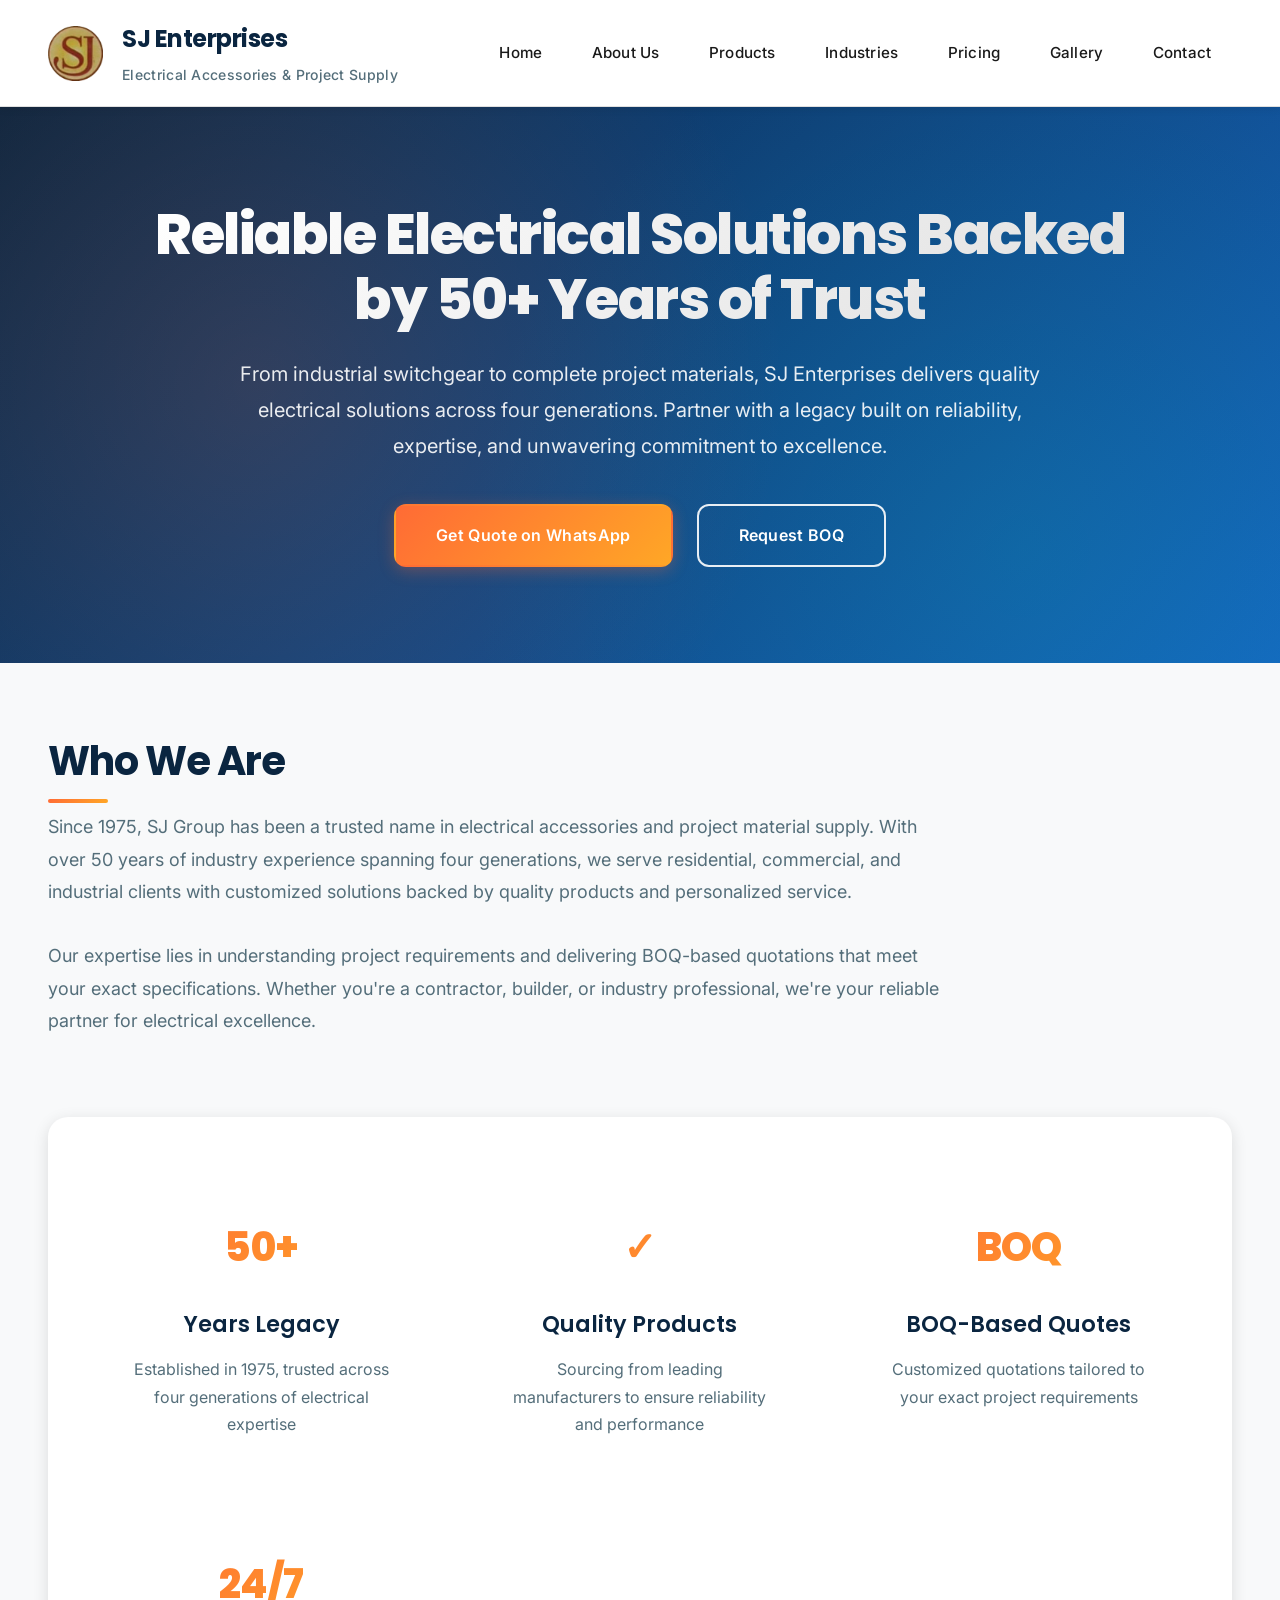
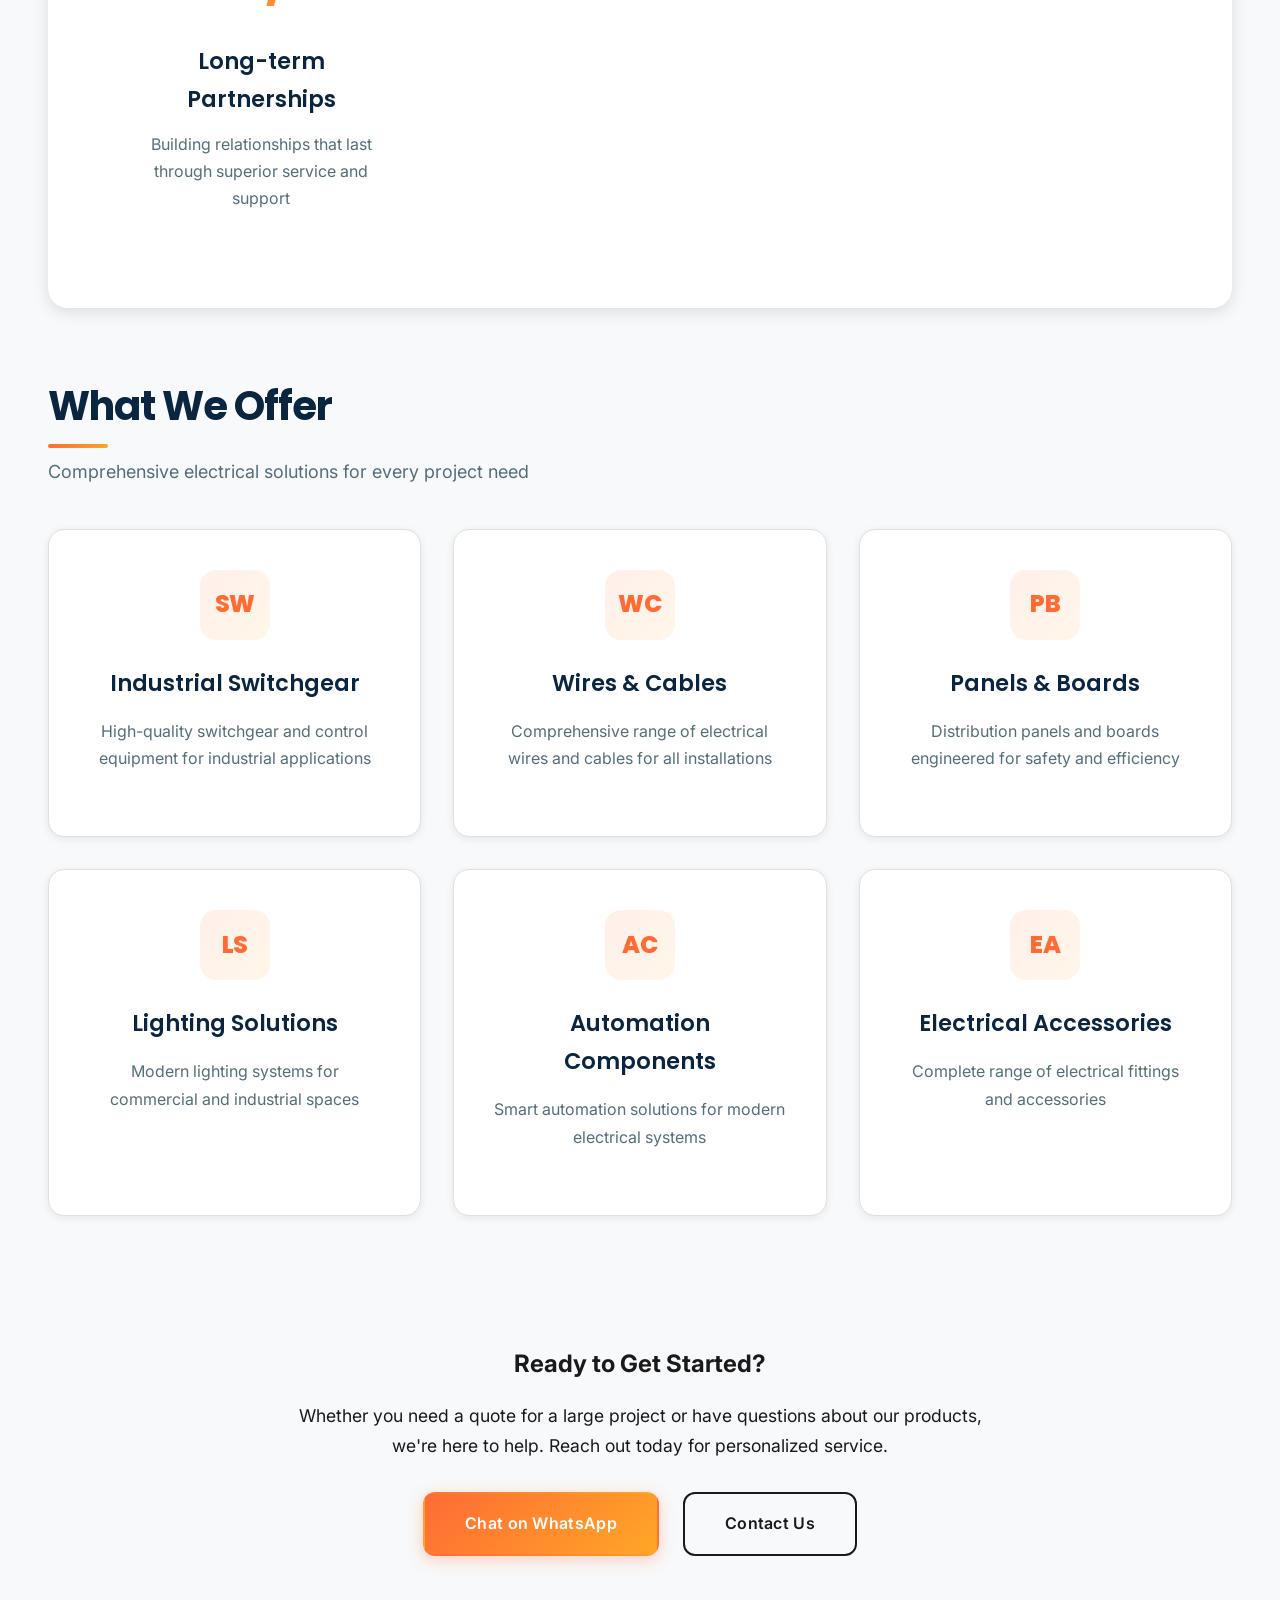
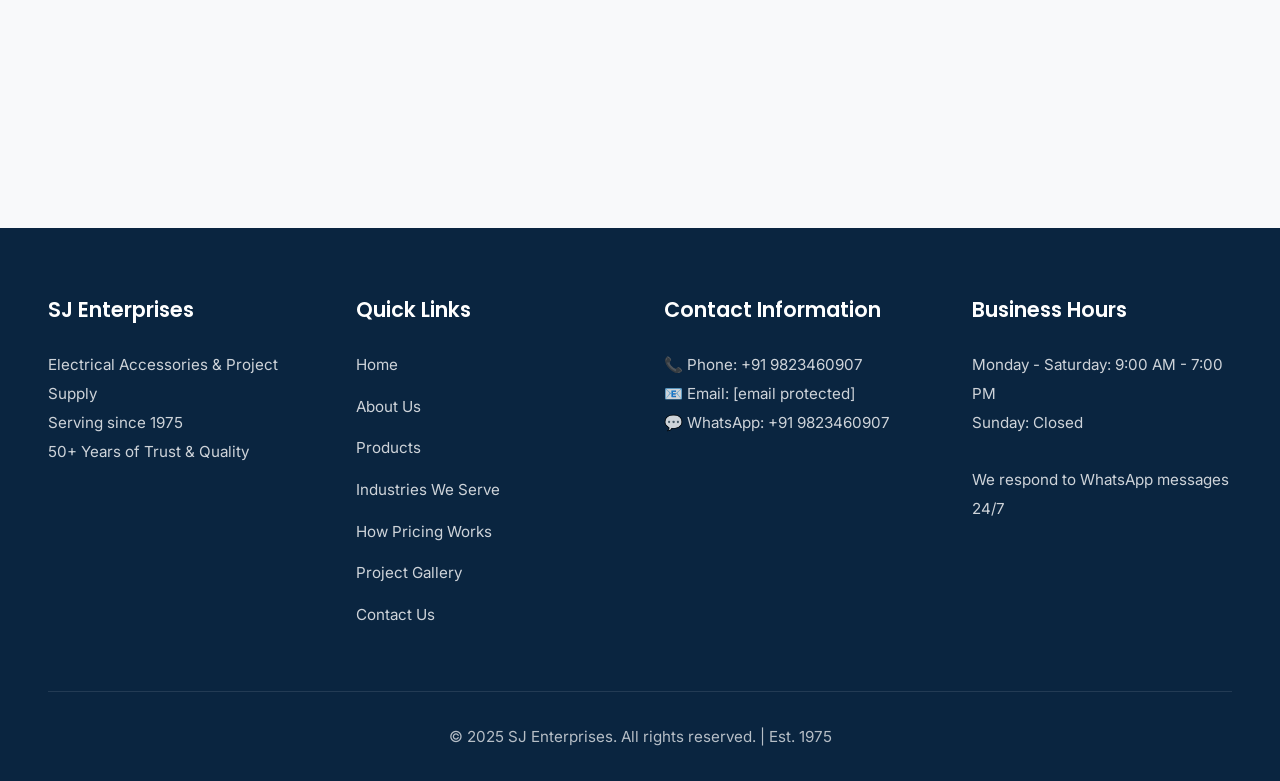
<file: index.html>
<!DOCTYPE html>
<html lang="en">
<head>
    <meta charset="UTF-8">
    <meta name="viewport" content="width=device-width, initial-scale=1.0">
    <meta name="description" content="SJ Group - Reliable Electrical Solutions. 50+ years of trust in electrical accessories and project materials supply.">
    <meta name="keywords" content="electrical accessories, industrial switchgear, wires cables, electrical panels, lighting solutions, automation">
    <title>SJ Electical | Electrical Accessories & Project Supply Since 1975</title>
    <link rel="stylesheet" href="style.css">
</head>
<body>
    <!-- Header -->
    <header>
        <div class="header-container">
            <div class="logo-section">
                <img src="SJ_Logo_High_Resolution.png" alt="SJ Enterprises Logo">
                <div class="company-info">
                    <h1>SJ Enterprises</h1>
                    <p>Electrical Accessories & Project Supply</p>
                </div>
            </div>
            <button class="menu-toggle" aria-label="Toggle Menu">☰</button>
            <nav>
                <a href="index.html">Home</a>
                <a href="about.html">About Us</a>
                <a href="products.html">Products</a>
                <a href="industries.html">Industries</a>
                <a href="pricing.html">Pricing</a>
                <a href="gallery.html">Gallery</a>
                <a href="contact.html">Contact</a>
            </nav>
        </div>
    </header>

    <!-- Hero Section -->
    <section class="hero">
        <div class="hero-content">
            <h1>Reliable Electrical Solutions Backed by 50+ Years of Trust</h1>
            <p>
                From industrial switchgear to complete project materials, SJ Enterprises delivers 
                quality electrical solutions across four generations. Partner with a legacy built on 
                reliability, expertise, and unwavering commitment to excellence.
            </p>
            <div class="cta-buttons">
                <a href="https://wa.me/919823460907" class="btn btn-primary" target="_blank">Get Quote on WhatsApp</a>
                <a href="contact.html" class="btn btn-secondary">Request BOQ</a>
            </div>
        </div>
    </section>

    <!-- Main Content -->
    <main>
        <!-- Introduction Section -->
        <section class="content-section">
            <h2 class="section-title">Who We Are</h2>
            <p class="section-subtitle">
                Since 1975, SJ Group has been a trusted name in electrical accessories and project 
                material supply. With over 50 years of industry experience spanning four generations, we 
                serve residential, commercial, and industrial clients with customized solutions backed by 
                quality products and personalized service.
            </p>
            <p class="section-subtitle">
                Our expertise lies in understanding project requirements and delivering BOQ-based quotations 
                that meet your exact specifications. Whether you're a contractor, builder, or industry 
                professional, we're your reliable partner for electrical excellence.
            </p>
        </section>

        <!-- Trust Section -->
        <section class="trust-section">
            <div class="trust-grid">
                <div class="trust-item">
                    <div class="icon">50+</div>
                    <h3>Years Legacy</h3>
                    <p>Established in 1975, trusted across four generations of electrical expertise</p>
                </div>
                <div class="trust-item">
                    <div class="icon">✓</div>
                    <h3>Quality Products</h3>
                    <p>Sourcing from leading manufacturers to ensure reliability and performance</p>
                </div>
                <div class="trust-item">
                    <div class="icon">BOQ</div>
                    <h3>BOQ-Based Quotes</h3>
                    <p>Customized quotations tailored to your exact project requirements</p>
                </div>
                <div class="trust-item">
                    <div class="icon">24/7</div>
                    <h3>Long-term Partnerships</h3>
                    <p>Building relationships that last through superior service and support</p>
                </div>
            </div>
        </section>

        <!-- What We Offer -->
        <section class="content-section">
            <h2 class="section-title">What We Offer</h2>
            <p class="section-subtitle">
                Comprehensive electrical solutions for every project need
            </p>
            <div class="product-grid">
                <div class="product-card">
                    <div class="icon">SW</div>
                    <h3>Industrial Switchgear</h3>
                    <p>High-quality switchgear and control equipment for industrial applications</p>
                </div>
                <div class="product-card">
                    <div class="icon">WC</div>
                    <h3>Wires & Cables</h3>
                    <p>Comprehensive range of electrical wires and cables for all installations</p>
                </div>
                <div class="product-card">
                    <div class="icon">PB</div>
                    <h3>Panels & Boards</h3>
                    <p>Distribution panels and boards engineered for safety and efficiency</p>
                </div>
                <div class="product-card">
                    <div class="icon">LS</div>
                    <h3>Lighting Solutions</h3>
                    <p>Modern lighting systems for commercial and industrial spaces</p>
                </div>
                <div class="product-card">
                    <div class="icon">AC</div>
                    <h3>Automation Components</h3>
                    <p>Smart automation solutions for modern electrical systems</p>
                </div>
                <div class="product-card">
                    <div class="icon">EA</div>
                    <h3>Electrical Accessories</h3>
                    <p>Complete range of electrical fittings and accessories</p>
                </div>
            </div>
        </section>

        <!-- Call to Action -->
        <section class="content-section" style="text-align: center; background-color: var(--neutral-beige); padding: 3rem 2rem; border-radius: 10px;">
            <h2 style="color: var(--primary-navy); margin-bottom: 1rem;">Ready to Get Started?</h2>
            <p style="font-size: 1.1rem; margin-bottom: 2rem; max-width: 700px; margin-left: auto; margin-right: auto;">
                Whether you need a quote for a large project or have questions about our products, 
                we're here to help. Reach out today for personalized service.
            </p>
            <div class="cta-buttons">
                <a href="https://wa.me/919823460907" class="btn btn-primary" target="_blank">Chat on WhatsApp</a>
                <a href="contact.html" class="btn btn-secondary" style="border-color: var(--primary-navy); color: var(--primary-navy);">Contact Us</a>
            </div>
        </section>
    </main>

    <!-- Footer -->
    <footer>
        <div class="footer-content">
            <div class="footer-section">
                <h3>SJ Enterprises</h3>
                <p>
                    Electrical Accessories & Project Supply<br>
                    Serving since 1975<br>
                    50+ Years of Trust & Quality
                </p>
            </div>
            <div class="footer-section">
                <h3>Quick Links</h3>
                <ul class="footer-links">
                    <li><a href="index.html">Home</a></li>
                    <li><a href="about.html">About Us</a></li>
                    <li><a href="products.html">Products</a></li>
                    <li><a href="industries.html">Industries We Serve</a></li>
                    <li><a href="pricing.html">How Pricing Works</a></li>
                    <li><a href="gallery.html">Project Gallery</a></li>
                    <li><a href="contact.html">Contact Us</a></li>
                </ul>
            </div>
            <div class="footer-section">
                <h3>Contact Information</h3>
                <p>
                    📞 Phone: +91 9823460907<br>
                    📧 Email: <a href="/cdn-cgi/l/email-protection" class="__cf_email__" data-cfemail="087b626f7a7878666d486f65696164266b6765">[email&#160;protected]</a><br>
                    💬 WhatsApp: +91 9823460907
                </p>
            </div>
            <div class="footer-section">
                <h3>Business Hours</h3>
                <p>
                    Monday - Saturday: 9:00 AM - 7:00 PM<br>
                    Sunday: Closed<br><br>
                    We respond to WhatsApp messages 24/7
                </p>
            </div>
        </div>
        <div class="footer-bottom">
            <p>&copy; 2025 SJ Enterprises. All rights reserved. | Est. 1975</p>
        </div>
    </footer>

    <!-- Floating WhatsApp Button -->
    <a href="https://wa.me/919823460907" class="whatsapp-float" target="_blank" aria-label=
</file>
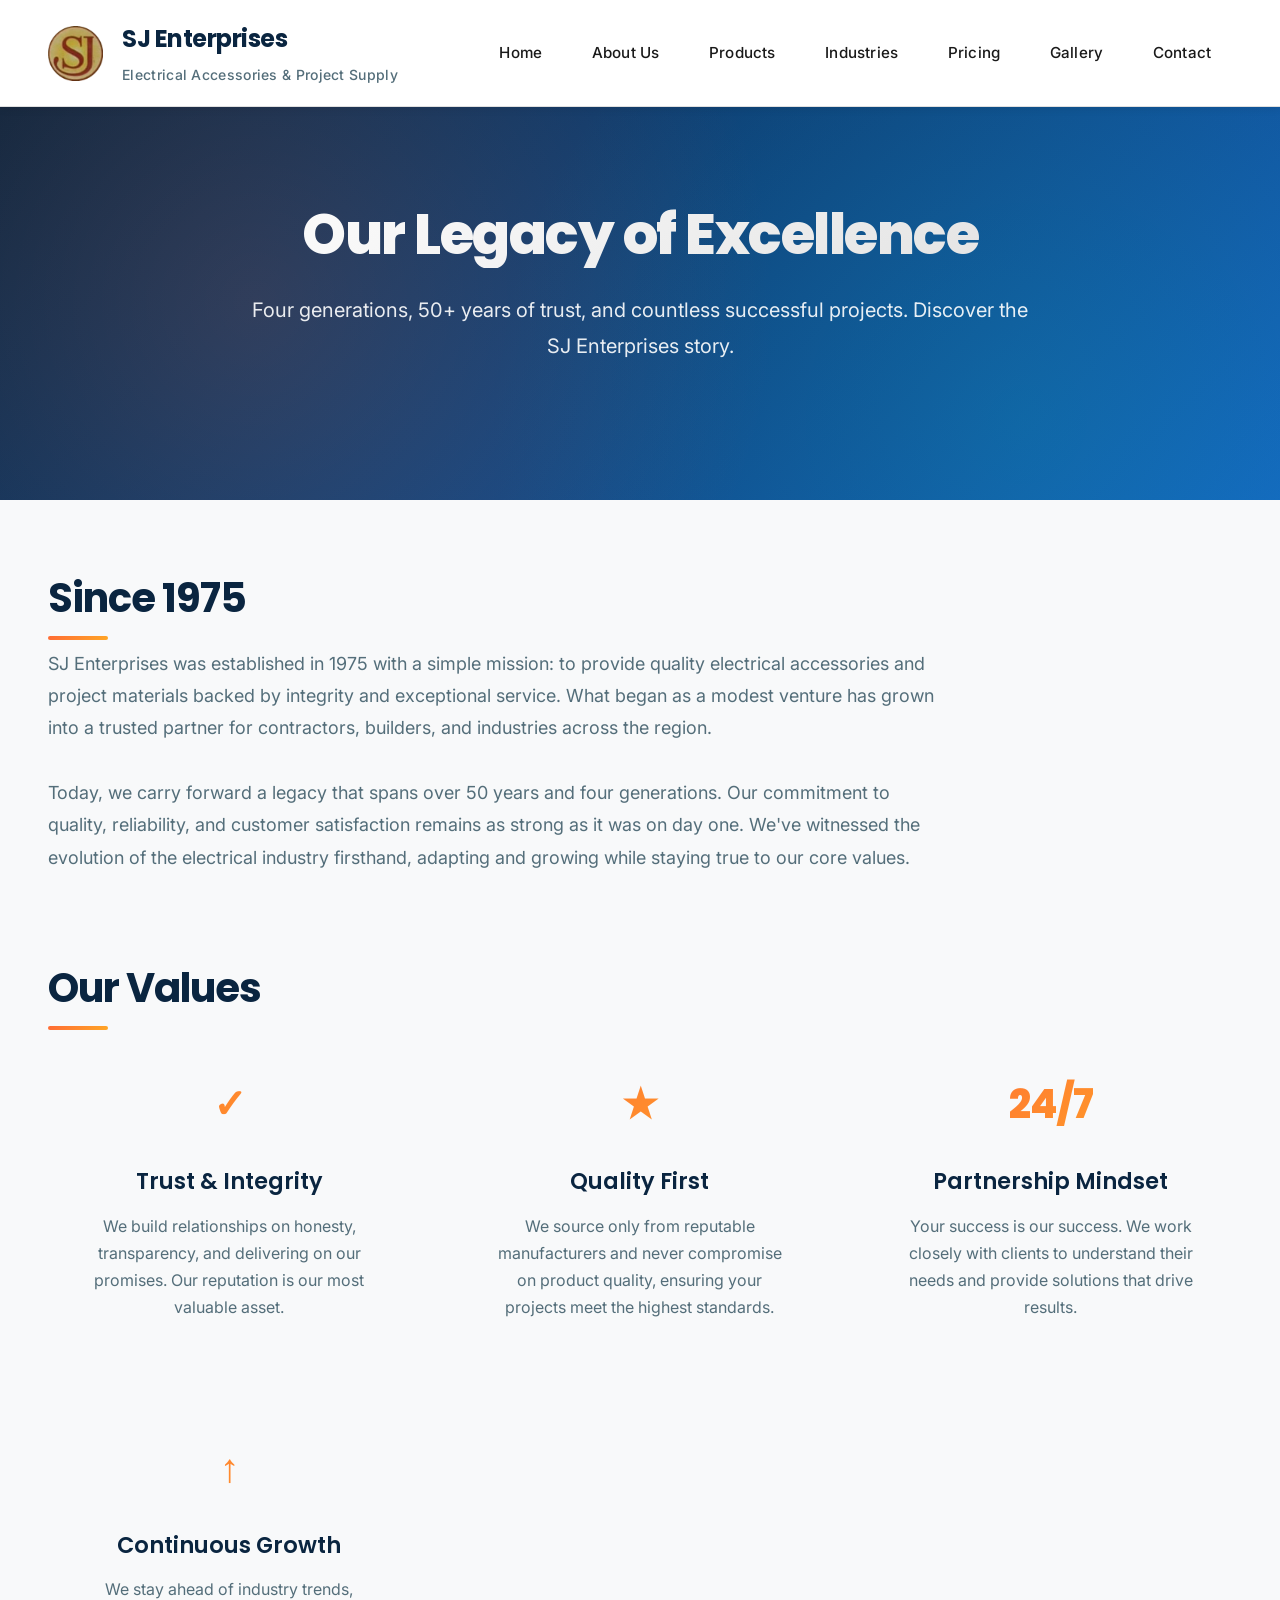
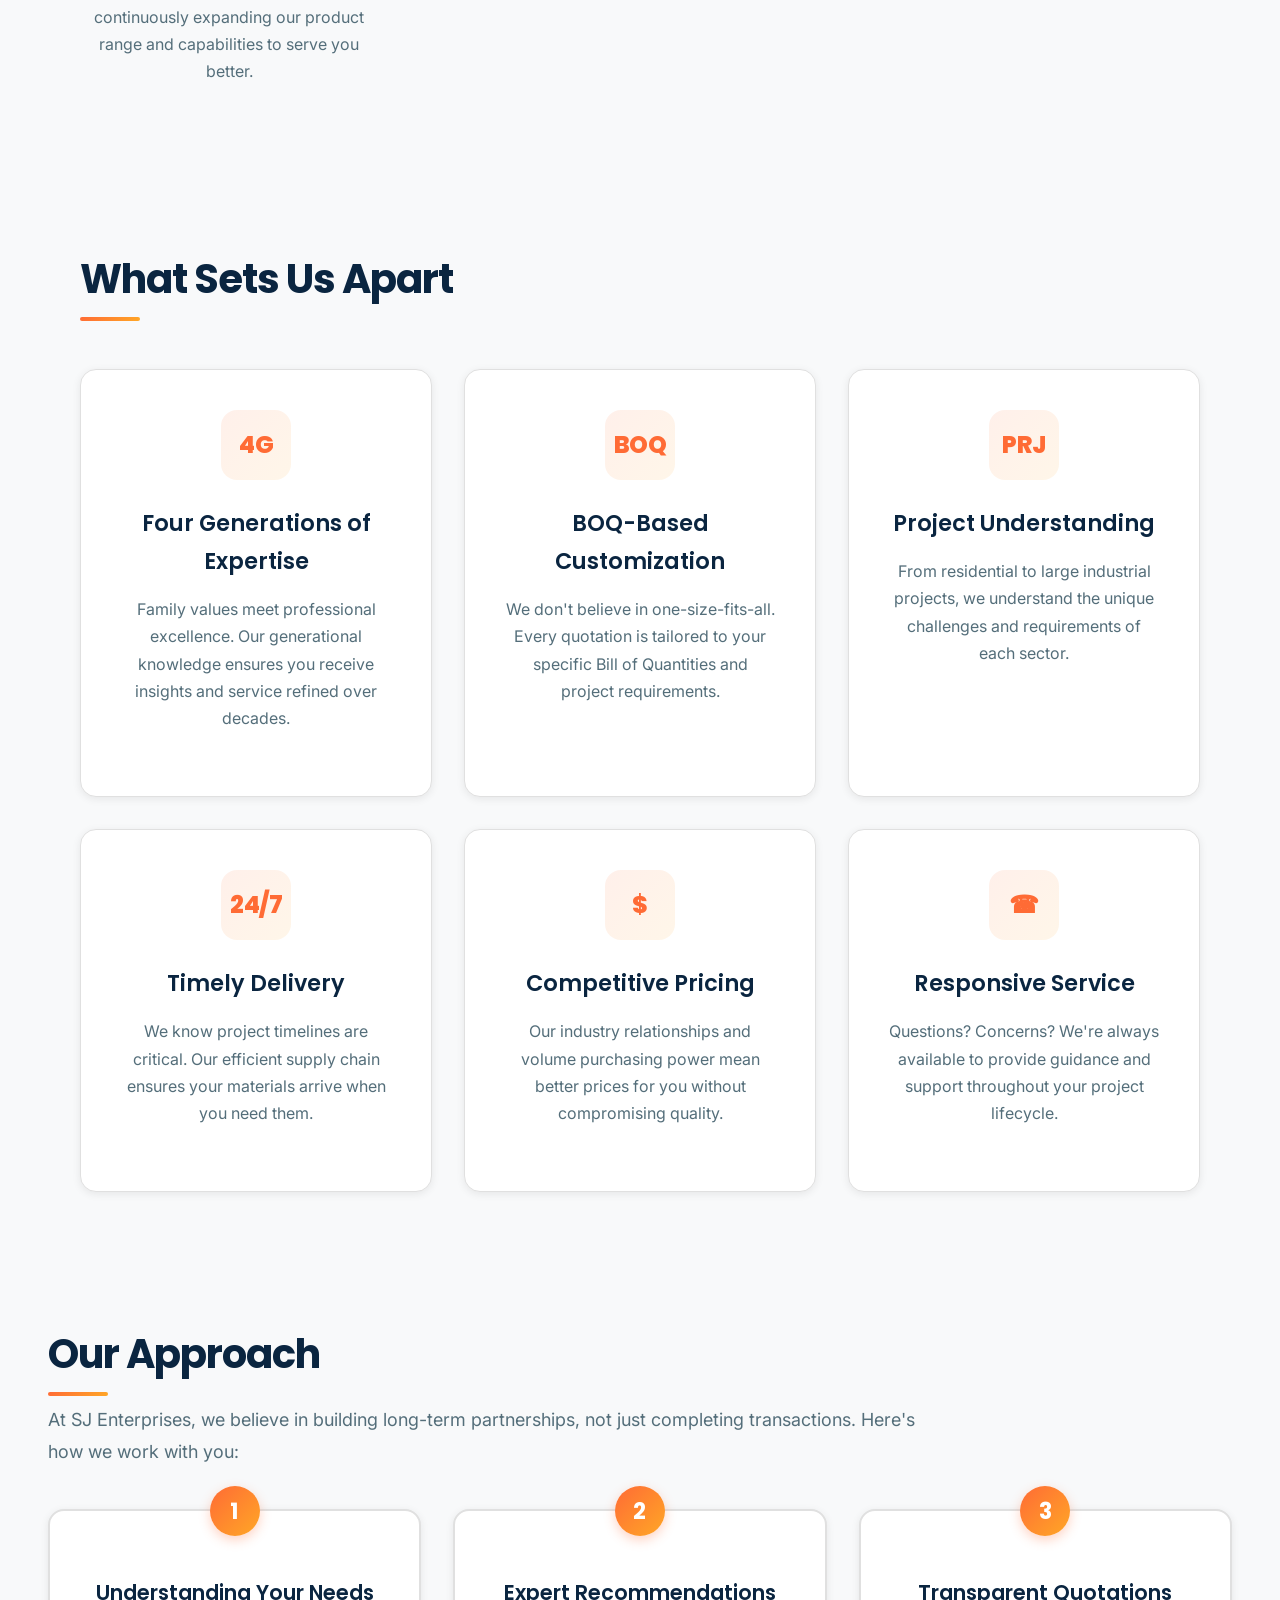
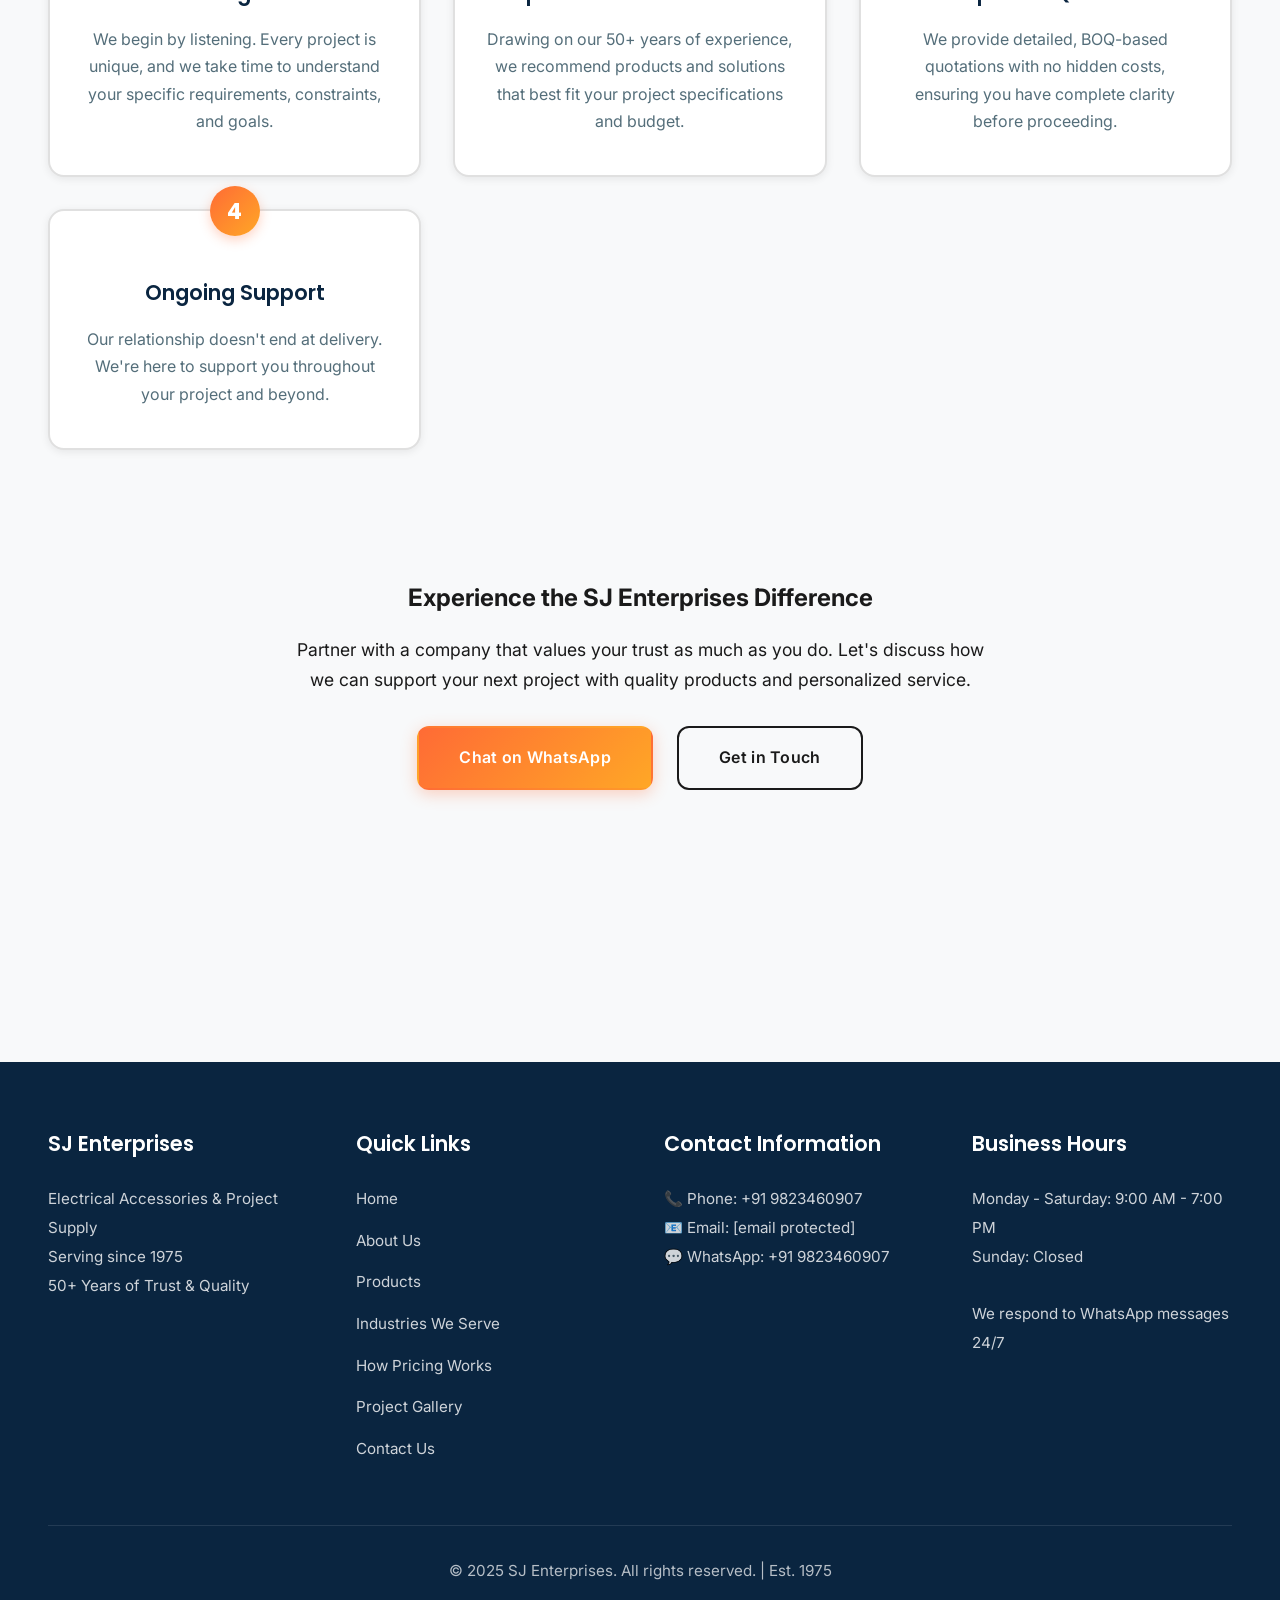
<file: about.html>
<!DOCTYPE html>
<html lang="en">
<head>
    <meta charset="UTF-8">
    <meta name="viewport" content="width=device-width, initial-scale=1.0">
    <meta name="description" content="About SJ Enterprises - 50+ years of legacy in electrical accessories and project materials since 1975.">
    <title>About Us | SJ Group</title>
    <link rel="stylesheet" href="style.css">
</head>
<body>
    <!-- Header -->
    <header>
        <div class="header-container">
            <div class="logo-section">
                <img src="SJ_Logo_High_Resolution.png" alt="SJ Enterprises Logo">
                <div class="company-info">
                    <h1>SJ Enterprises</h1>
                    <p>Electrical Accessories & Project Supply</p>
                </div>
            </div>
            <button class="menu-toggle" aria-label="Toggle Menu">☰</button>
            <nav>
                <a href="index.html">Home</a>
                <a href="about.html">About Us</a>
                <a href="products.html">Products</a>
                <a href="industries.html">Industries</a>
                <a href="pricing.html">Pricing</a>
                <a href="gallery.html">Gallery</a>
                <a href="contact.html">Contact</a>
            </nav>
        </div>
    </header>

    <!-- Hero Section -->
    <section class="hero">
        <div class="hero-content">
            <h1>Our Legacy of Excellence</h1>
            <p>
                Four generations, 50+ years of trust, and countless successful projects. 
                Discover the SJ Enterprises story.
            </p>
        </div>
    </section>

    <!-- Main Content -->
    <main>
        <!-- Company History -->
        <section class="content-section">
            <h2 class="section-title">Since 1975</h2>
            <p class="section-subtitle">
                SJ Enterprises was established in 1975 with a simple mission: to provide quality electrical 
                accessories and project materials backed by integrity and exceptional service. What began as 
                a modest venture has grown into a trusted partner for contractors, builders, and industries 
                across the region.
            </p>
            <p class="section-subtitle">
                Today, we carry forward a legacy that spans over 50 years and four generations. Our commitment 
                to quality, reliability, and customer satisfaction remains as strong as it was on day one. 
                We've witnessed the evolution of the electrical industry firsthand, adapting and growing while 
                staying true to our core values.
            </p>
        </section>

        <!-- Our Values -->
        <section class="content-section">
            <h2 class="section-title">Our Values</h2>
            <div class="trust-grid">
                <div class="trust-item">
                    <div class="icon">✓</div>
                    <h3>Trust & Integrity</h3>
                    <p>
                        We build relationships on honesty, transparency, and delivering on our promises. 
                        Our reputation is our most valuable asset.
                    </p>
                </div>
                <div class="trust-item">
                    <div class="icon">★</div>
                    <h3>Quality First</h3>
                    <p>
                        We source only from reputable manufacturers and never compromise on product quality, 
                        ensuring your projects meet the highest standards.
                    </p>
                </div>
                <div class="trust-item">
                    <div class="icon">24/7</div>
                    <h3>Partnership Mindset</h3>
                    <p>
                        Your success is our success. We work closely with clients to understand their needs 
                        and provide solutions that drive results.
                    </p>
                </div>
                <div class="trust-item">
                    <div class="icon">↑</div>
                    <h3>Continuous Growth</h3>
                    <p>
                        We stay ahead of industry trends, continuously expanding our product range and 
                        capabilities to serve you better.
                    </p>
                </div>
            </div>
        </section>

        <!-- What Sets Us Apart -->
        <section class="content-section" style="background-color: var(--neutral-beige); padding: 3rem 2rem; border-radius: 10px;">
            <h2 class="section-title">What Sets Us Apart</h2>
            <div class="product-grid">
                <div class="product-card">
                    <div class="icon">4G</div>
                    <h3>Four Generations of Expertise</h3>
                    <p>
                        Family values meet professional excellence. Our generational knowledge ensures 
                        you receive insights and service refined over decades.
                    </p>
                </div>
                <div class="product-card">
                    <div class="icon">BOQ</div>
                    <h3>BOQ-Based Customization</h3>
                    <p>
                        We don't believe in one-size-fits-all. Every quotation is tailored to your specific 
                        Bill of Quantities and project requirements.
                    </p>
                </div>
                <div class="product-card">
                    <div class="icon">PRJ</div>
                    <h3>Project Understanding</h3>
                    <p>
                        From residential to large industrial projects, we understand the unique challenges 
                        and requirements of each sector.
                    </p>
                </div>
                <div class="product-card">
                    <div class="icon">24/7</div>
                    <h3>Timely Delivery</h3>
                    <p>
                        We know project timelines are critical. Our efficient supply chain ensures your 
                        materials arrive when you need them.
                    </p>
                </div>
                <div class="product-card">
                    <div class="icon">$</div>
                    <h3>Competitive Pricing</h3>
                    <p>
                        Our industry relationships and volume purchasing power mean better prices for you 
                        without compromising quality.
                    </p>
                </div>
                <div class="product-card">
                    <div class="icon">☎</div>
                    <h3>Responsive Service</h3>
                    <p>
                        Questions? Concerns? We're always available to provide guidance and support 
                        throughout your project lifecycle.
                    </p>
                </div>
            </div>
        </section>

        <!-- Our Approach -->
        <section class="content-section">
            <h2 class="section-title">Our Approach</h2>
            <p class="section-subtitle">
                At SJ Enterprises, we believe in building long-term partnerships, not just completing transactions. 
                Here's how we work with you:
            </p>
            <div class="process-steps">
                <div class="step-card">
                    <div class="step-number">1</div>
                    <h3>Understanding Your Needs</h3>
                    <p>
                        We begin by listening. Every project is unique, and we take time to understand 
                        your specific requirements, constraints, and goals.
                    </p>
                </div>
                <div class="step-card">
                    <div class="step-number">2</div>
                    <h3>Expert Recommendations</h3>
                    <p>
                        Drawing on our 50+ years of experience, we recommend products and solutions that 
                        best fit your project specifications and budget.
                    </p>
                </div>
                <div class="step-card">
                    <div class="step-number">3</div>
                    <h3>Transparent Quotations</h3>
                    <p>
                        We provide detailed, BOQ-based quotations with no hidden costs, ensuring you have 
                        complete clarity before proceeding.
                    </p>
                </div>
                <div class="step-card">
                    <div class="step-number">4</div>
                    <h3>Ongoing Support</h3>
                    <p>
                        Our relationship doesn't end at delivery. We're here to support you throughout 
                        your project and beyond.
                    </p>
                </div>
            </div>
        </section>

        <!-- Call to Action -->
        <section class="content-section" style="text-align: center; background-color: var(--neutral-beige); padding: 3rem 2rem; border-radius: 10px;">
            <h2 style="color: var(--primary-navy); margin-bottom: 1rem;">Experience the SJ Enterprises Difference</h2>
            <p style="font-size: 1.1rem; margin-bottom: 2rem; max-width: 700px; margin-left: auto; margin-right: auto;">
                Partner with a company that values your trust as much as you do. Let's discuss how we 
                can support your next project with quality products and personalized service.
            </p>
            <div class="cta-buttons">
                <a href="https://wa.me/919823460907" class="btn btn-primary" target="_blank">Chat on WhatsApp</a>
                <a href="contact.html" class="btn btn-secondary" style="border-color: var(--primary-navy); color: var(--primary-navy);">Get in Touch</a>
            </div>
        </section>
    </main>

    <!-- Footer -->
    <footer>
        <div class="footer-content">
            <div class="footer-section">
                <h3>SJ Enterprises</h3>
                <p>
                    Electrical Accessories & Project Supply<br>
                    Serving since 1975<br>
                    50+ Years of Trust & Quality
                </p>
            </div>
            <div class="footer-section">
                <h3>Quick Links</h3>
                <ul class="footer-links">
                    <li><a href="index.html">Home</a></li>
                    <li><a href="about.html">About Us</a></li>
                    <li><a href="products.html">Products</a></li>
                    <li><a href="industries.html">Industries We Serve</a></li>
                    <li><a href="pricing.html">How Pricing Works</a></li>
                    <li><a href="gallery.html">Project Gallery</a></li>
                    <li><a href="contact.html">Contact Us</a></li>
                </ul>
            </div>
            <div class="footer-section">
                <h3>Contact Information</h3>
                <p>
                    📞 Phone: +91 9823460907<br>
                    📧 Email: <a href="/cdn-cgi/l/email-protection" class="__cf_email__" data-cfemail="92e1f8f5e0e2e2fcf7d2f5fff3fbfebcf1fdff">[email&#160;protected]</a><br>
                    💬 WhatsApp: +91 9823460907
                </p>
            </div>
            <div class="footer-section">
                <h3>Business Hours</h3>
                <p>
                    Monday - Saturday: 9:00 AM - 7:00 PM<br>
                    Sunday: Closed<br><br>
                    We respond to WhatsApp messages 24/7
                </p>
            </div>
        </div>
        <div class="footer-bottom">
            <p>&copy; 2025 SJ Enterprises. All rights reserved. | Est. 1975</p>
        </div>
    </footer>

    <!-- Floating WhatsApp Button -->
    <a href="https://wa.me/919823460907" class="whatsapp-float" target="_blank" aria-label=
</file>
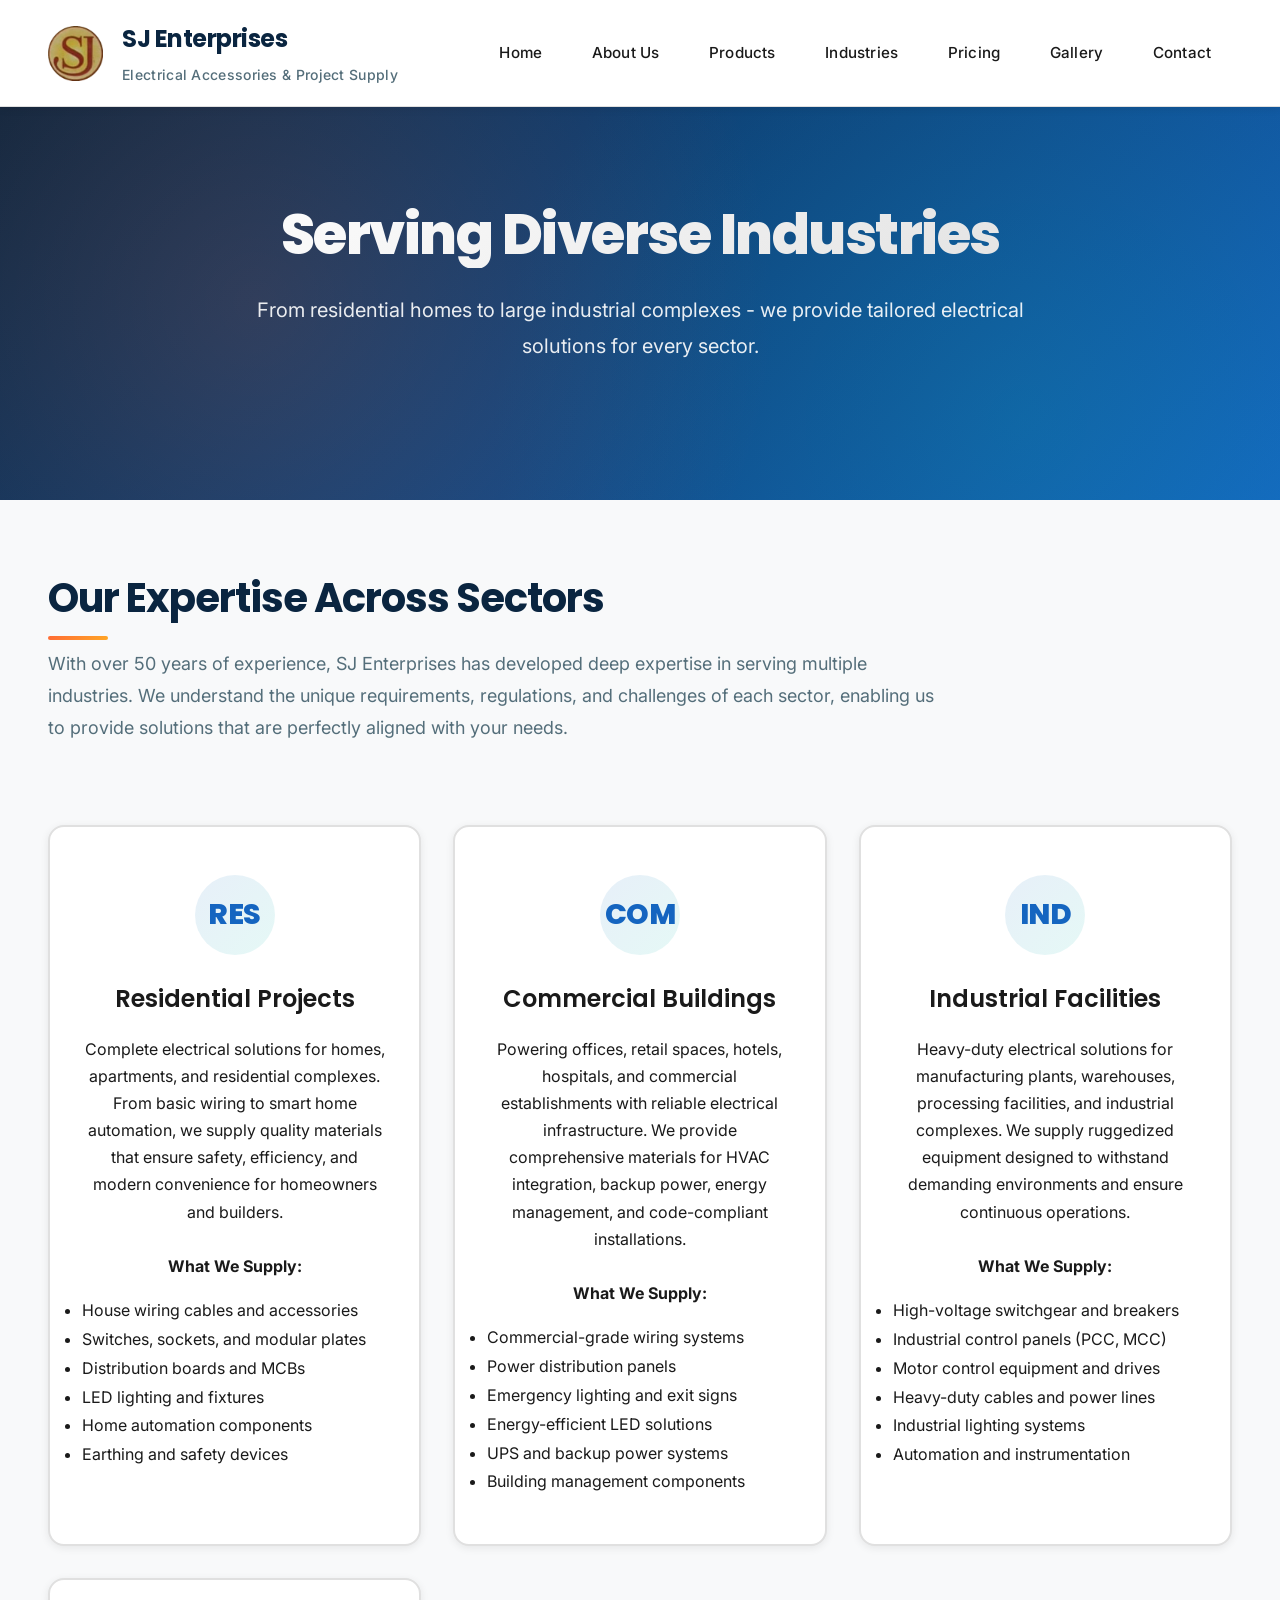
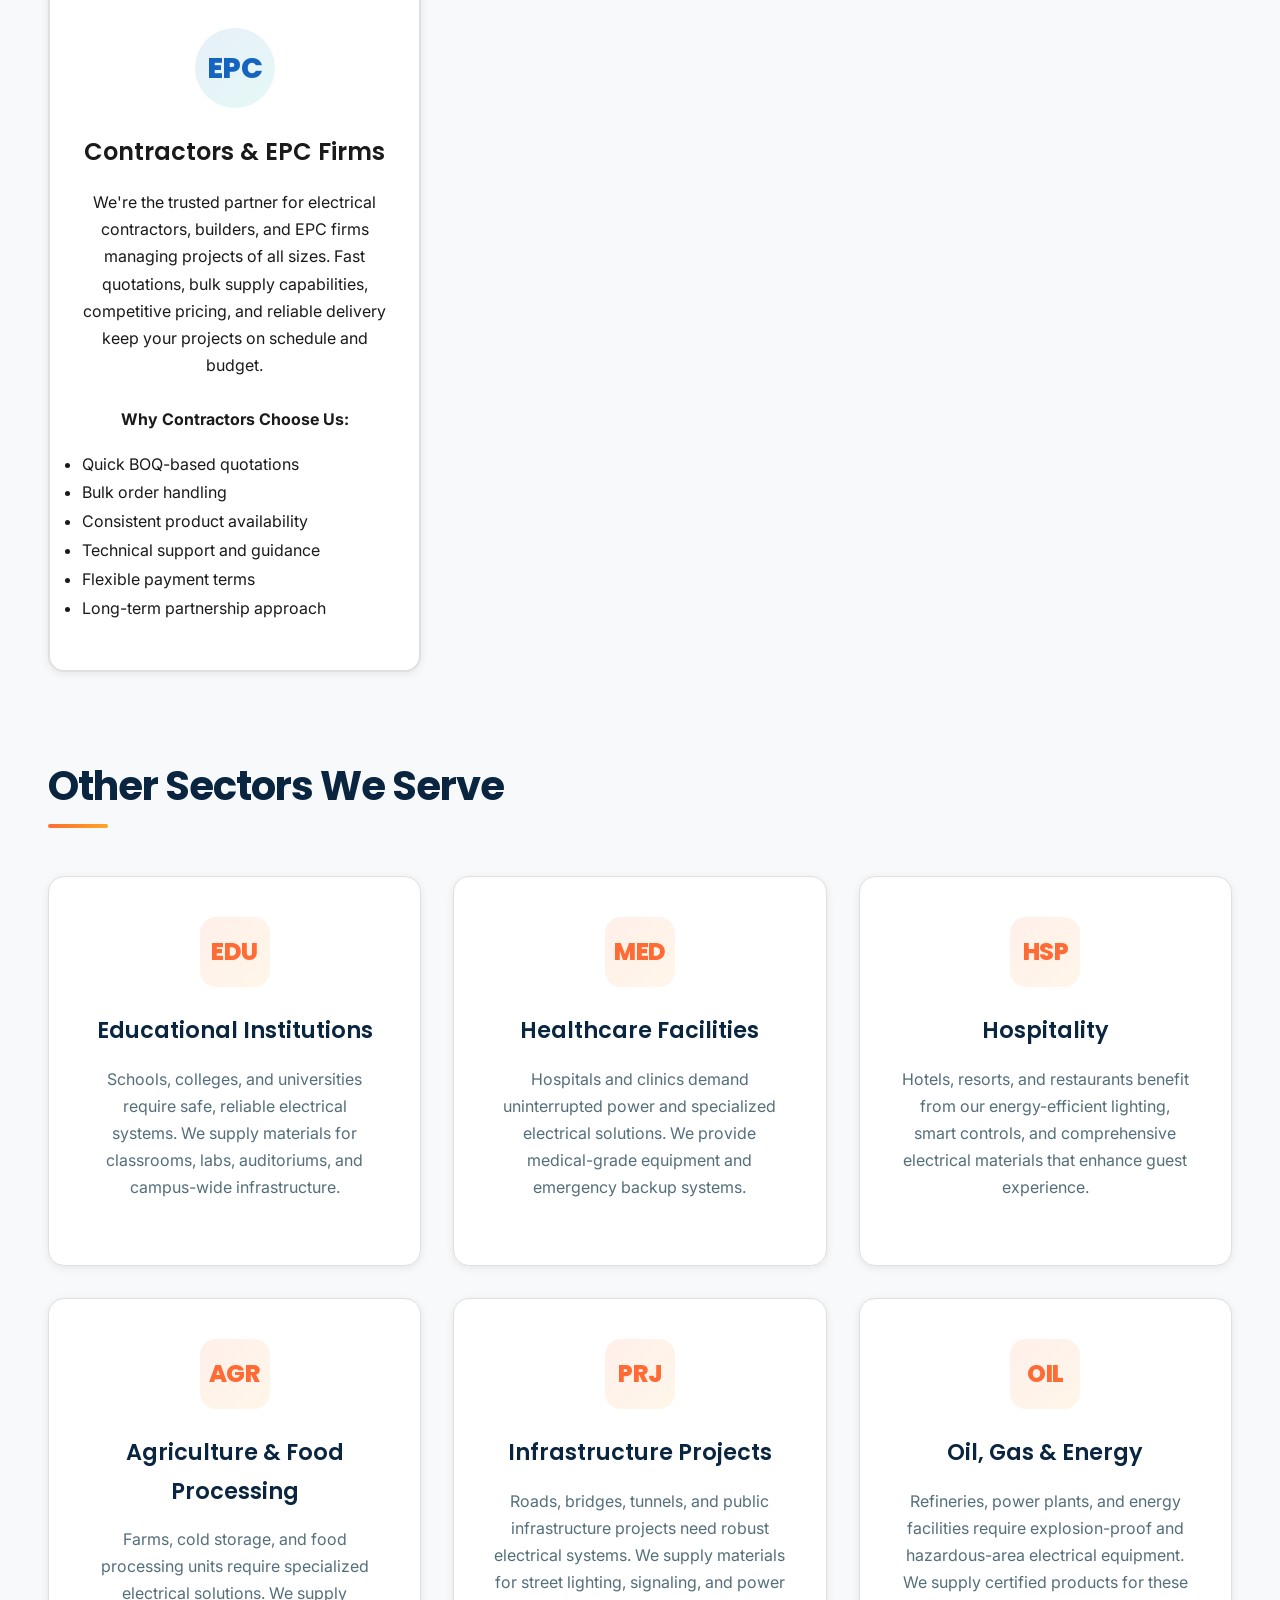
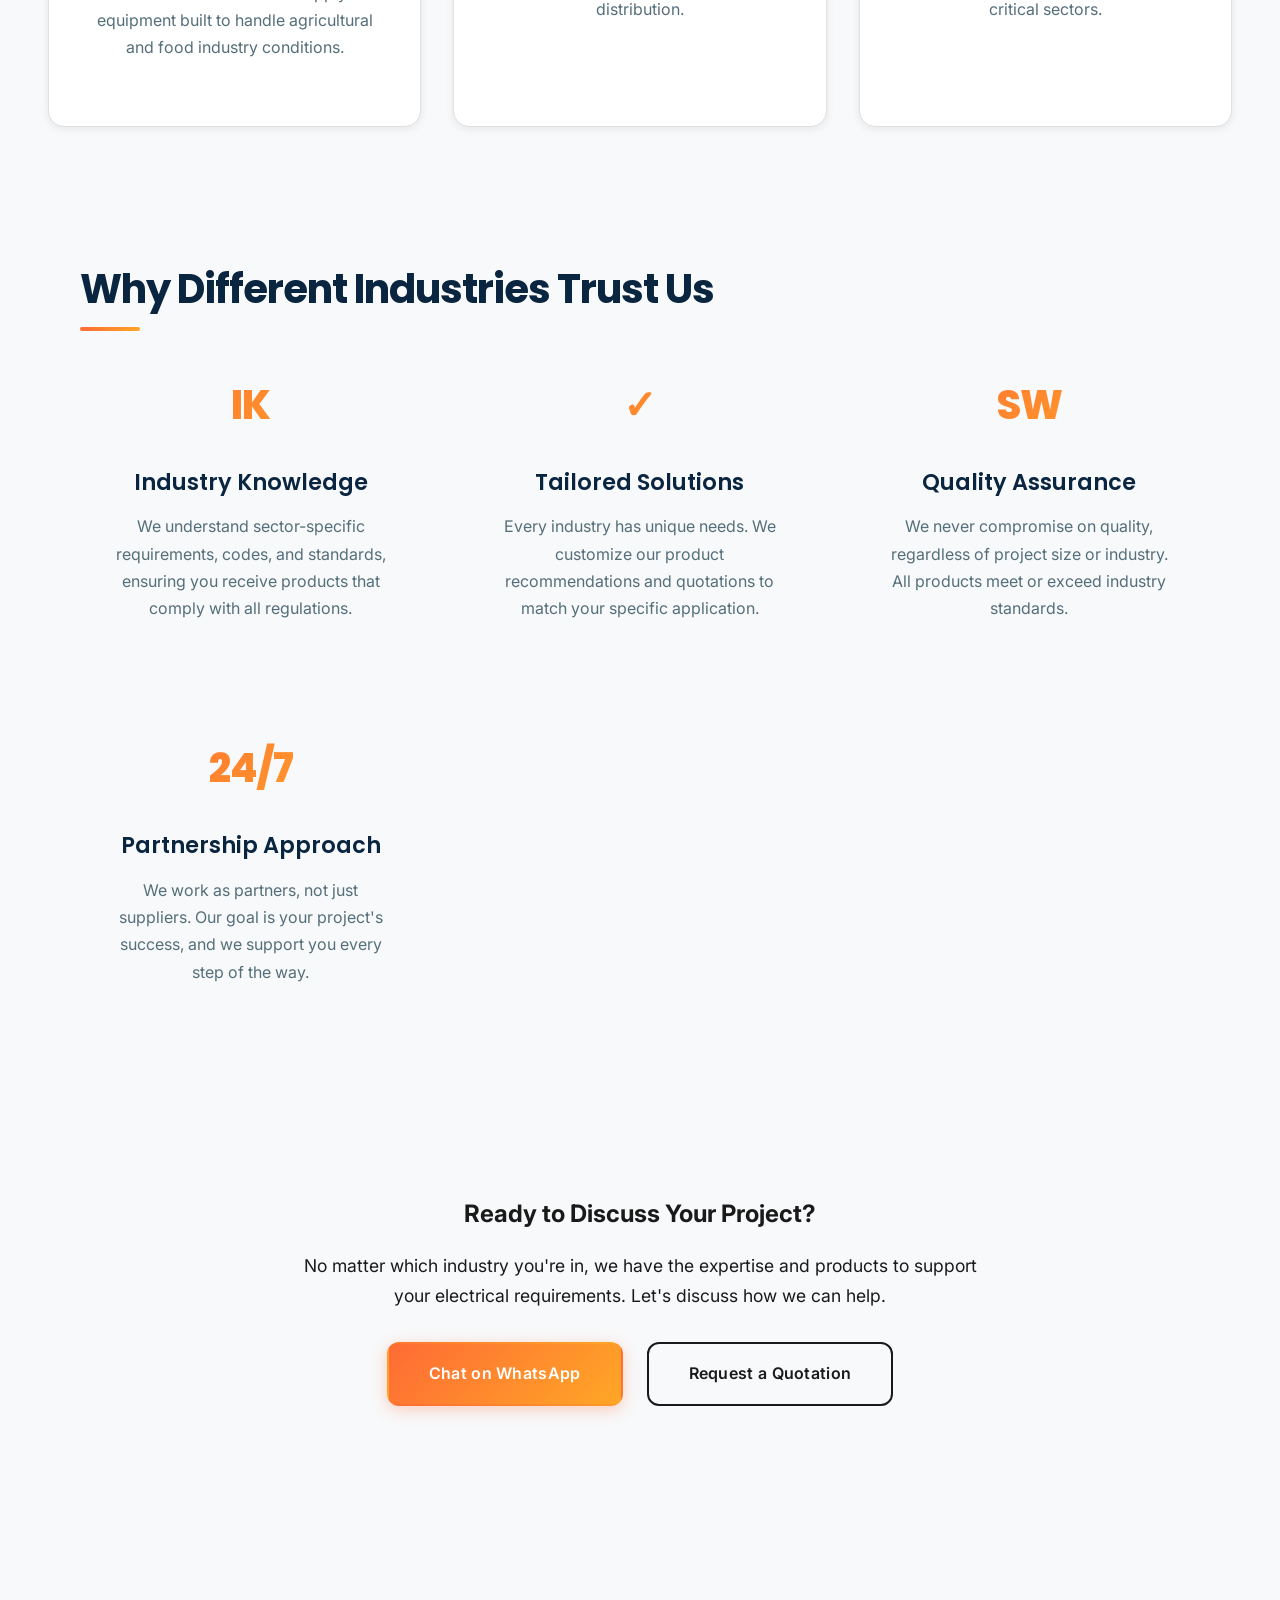
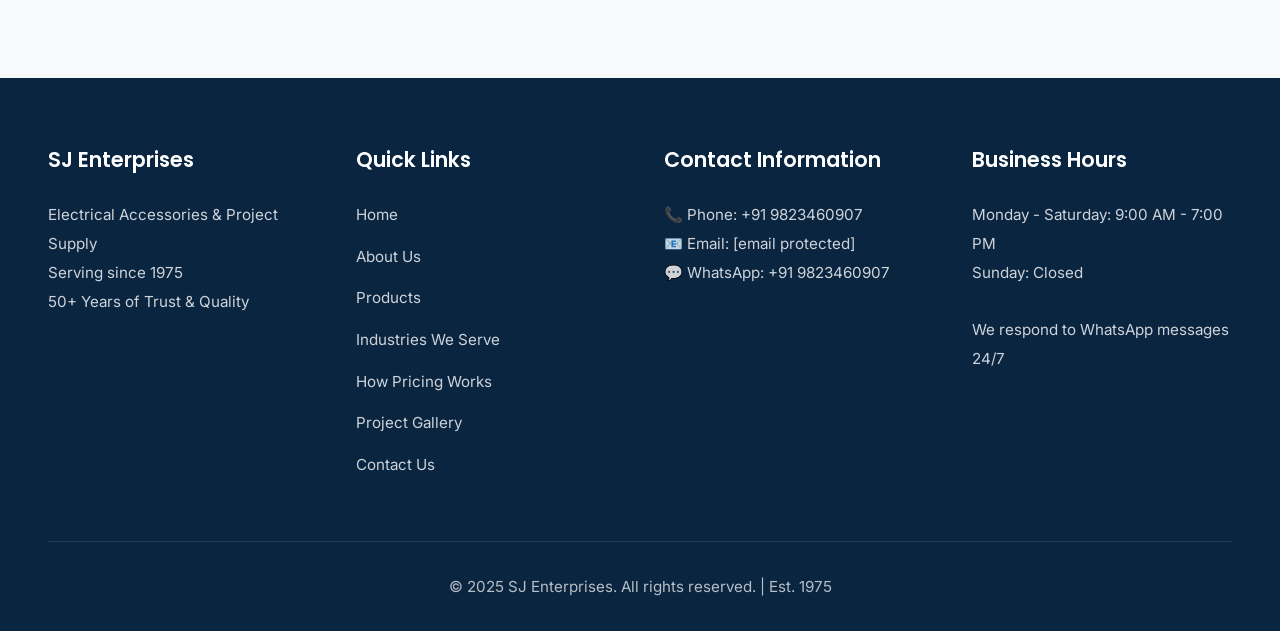
<file: industries.html>
<!DOCTYPE html>
<html lang="en">
<head>
    <meta charset="UTF-8">
    <meta name="viewport" content="width=device-width, initial-scale=1.0">
    <meta name="description" content="SJ Enterprises serves residential, commercial, industrial sectors and contractors with comprehensive electrical solutions.">
    <title>Industries We Serve | SJ Enterprises</title>
    <link rel="stylesheet" href="style.css">
</head>
<body>
    <!-- Header -->
    <header>
        <div class="header-container">
            <div class="logo-section">
                <img src="SJ_Logo_High_Resolution.png" alt="SJ Enterprises Logo">
                <div class="company-info">
                    <h1>SJ Enterprises</h1>
                    <p>Electrical Accessories & Project Supply</p>
                </div>
            </div>
            <button class="menu-toggle" aria-label="Toggle Menu">☰</button>
            <nav>
                <a href="index.html">Home</a>
                <a href="about.html">About Us</a>
                <a href="products.html">Products</a>
                <a href="industries.html">Industries</a>
                <a href="pricing.html">Pricing</a>
                <a href="gallery.html">Gallery</a>
                <a href="contact.html">Contact</a>
            </nav>
        </div>
    </header>

    <!-- Hero Section -->
    <section class="hero">
        <div class="hero-content">
            <h1>Serving Diverse Industries</h1>
            <p>
                From residential homes to large industrial complexes - we provide tailored 
                electrical solutions for every sector.
            </p>
        </div>
    </section>

    <!-- Main Content -->
    <main>
        <!-- Introduction -->
        <section class="content-section">
            <h2 class="section-title">Our Expertise Across Sectors</h2>
            <p class="section-subtitle">
                With over 50 years of experience, SJ Enterprises has developed deep expertise in serving 
                multiple industries. We understand the unique requirements, regulations, and challenges of 
                each sector, enabling us to provide solutions that are perfectly aligned with your needs.
            </p>
        </section>

        <!-- Industries Grid -->
        <section class="content-section">
            <div class="industries-grid">
                <!-- Residential -->
                <div class="industry-card">
                    <div class="icon">RES</div>
                    <h3>Residential Projects</h3>
                    <p>
                        Complete electrical solutions for homes, apartments, and residential complexes. 
                        From basic wiring to smart home automation, we supply quality materials that 
                        ensure safety, efficiency, and modern convenience for homeowners and builders.
                    </p>
                    <br>
                    <strong>What We Supply:</strong>
                    <ul style="text-align: left; margin-top: 1rem; line-height: 1.8;">
                        <li>House wiring cables and accessories</li>
                        <li>Switches, sockets, and modular plates</li>
                        <li>Distribution boards and MCBs</li>
                        <li>LED lighting and fixtures</li>
                        <li>Home automation components</li>
                        <li>Earthing and safety devices</li>
                    </ul>
                </div>

                <!-- Commercial -->
                <div class="industry-card">
                    <div class="icon">COM</div>
                    <h3>Commercial Buildings</h3>
                    <p>
                        Powering offices, retail spaces, hotels, hospitals, and commercial establishments 
                        with reliable electrical infrastructure. We provide comprehensive materials for 
                        HVAC integration, backup power, energy management, and code-compliant installations.
                    </p>
                    <br>
                    <strong>What We Supply:</strong>
                    <ul style="text-align: left; margin-top: 1rem; line-height: 1.8;">
                        <li>Commercial-grade wiring systems</li>
                        <li>Power distribution panels</li>
                        <li>Emergency lighting and exit signs</li>
                        <li>Energy-efficient LED solutions</li>
                        <li>UPS and backup power systems</li>
                        <li>Building management components</li>
                    </ul>
                </div>

                <!-- Industrial -->
                <div class="industry-card">
                    <div class="icon">IND</div>
                    <h3>Industrial Facilities</h3>
                    <p>
                        Heavy-duty electrical solutions for manufacturing plants, warehouses, processing 
                        facilities, and industrial complexes. We supply ruggedized equipment designed to 
                        withstand demanding environments and ensure continuous operations.
                    </p>
                    <br>
                    <strong>What We Supply:</strong>
                    <ul style="text-align: left; margin-top: 1rem; line-height: 1.8;">
                        <li>High-voltage switchgear and breakers</li>
                        <li>Industrial control panels (PCC, MCC)</li>
                        <li>Motor control equipment and drives</li>
                        <li>Heavy-duty cables and power lines</li>
                        <li>Industrial lighting systems</li>
                        <li>Automation and instrumentation</li>
                    </ul>
                </div>

                <!-- Contractors & EPC -->
                <div class="industry-card">
                    <div class="icon">EPC</div>
                    <h3>Contractors & EPC Firms</h3>
                    <p>
                        We're the trusted partner for electrical contractors, builders, and EPC firms 
                        managing projects of all sizes. Fast quotations, bulk supply capabilities, 
                        competitive pricing, and reliable delivery keep your projects on schedule and budget.
                    </p>
                    <br>
                    <strong>Why Contractors Choose Us:</strong>
                    <ul style="text-align: left; margin-top: 1rem; line-height: 1.8;">
                        <li>Quick BOQ-based quotations</li>
                        <li>Bulk order handling</li>
                        <li>Consistent product availability</li>
                        <li>Technical support and guidance</li>
                        <li>Flexible payment terms</li>
                        <li>Long-term partnership approach</li>
                    </ul>
                </div>
            </div>
        </section>

        <!-- Additional Sectors -->
        <section class="content-section" style="margin-top: 3rem;">
            <h2 class="section-title">Other Sectors We Serve</h2>
            <div class="product-grid">
                <div class="product-card">
                    <div class="icon">EDU</div>
                    <h3>Educational Institutions</h3>
                    <p>
                        Schools, colleges, and universities require safe, reliable electrical systems. 
                        We supply materials for classrooms, labs, auditoriums, and campus-wide infrastructure.
                    </p>
                </div>
                <div class="product-card">
                    <div class="icon">MED</div>
                    <h3>Healthcare Facilities</h3>
                    <p>
                        Hospitals and clinics demand uninterrupted power and specialized electrical solutions. 
                        We provide medical-grade equipment and emergency backup systems.
                    </p>
                </div>
                <div class="product-card">
                    <div class="icon">HSP</div>
                    <h3>Hospitality</h3>
                    <p>
                        Hotels, resorts, and restaurants benefit from our energy-efficient lighting, 
                        smart controls, and comprehensive electrical materials that enhance guest experience.
                    </p>
                </div>
                <div class="product-card">
                    <div class="icon">AGR</div>
                    <h3>Agriculture & Food Processing</h3>
                    <p>
                        Farms, cold storage, and food processing units require specialized electrical solutions. 
                        We supply equipment built to handle agricultural and food industry conditions.
                    </p>
                </div>
                <div class="product-card">
                    <div class="icon">PRJ</div>
                    <h3>Infrastructure Projects</h3>
                    <p>
                        Roads, bridges, tunnels, and public infrastructure projects need robust electrical 
                        systems. We supply materials for street lighting, signaling, and power distribution.
                    </p>
                </div>
                <div class="product-card">
                    <div class="icon">OIL</div>
                    <h3>Oil, Gas & Energy</h3>
                    <p>
                        Refineries, power plants, and energy facilities require explosion-proof and 
                        hazardous-area electrical equipment. We supply certified products for these critical sectors.
                    </p>
                </div>
            </div>
        </section>

        <!-- Why Different Industries Trust Us -->
        <section class="content-section" style="background-color: var(--neutral-beige); padding: 3rem 2rem; border-radius: 10px; margin-top: 3rem;">
            <h2 class="section-title">Why Different Industries Trust Us</h2>
            <div class="trust-grid">
                <div class="trust-item">
                    <div class="icon">IK</div>
                    <h3>Industry Knowledge</h3>
                    <p>
                        We understand sector-specific requirements, codes, and standards, ensuring you 
                        receive products that comply with all regulations.
                    </p>
                </div>
                <div class="trust-item">
                    <div class="icon">✓</div>
                    <h3>Tailored Solutions</h3>
                    <p>
                        Every industry has unique needs. We customize our product recommendations and 
                        quotations to match your specific application.
                    </p>
                </div>
                <div class="trust-item">
                    <div class="icon">SW</div>
                    <h3>Quality Assurance</h3>
                    <p>
                        We never compromise on quality, regardless of project size or industry. All 
                        products meet or exceed industry standards.
                    </p>
                </div>
                <div class="trust-item">
                    <div class="icon">24/7</div>
                    <h3>Partnership Approach</h3>
                    <p>
                        We work as partners, not just suppliers. Our goal is your project's success, 
                        and we support you every step of the way.
                    </p>
                </div>
            </div>
        </section>

        <!-- Call to Action -->
        <section class="content-section" style="text-align: center; background-color: var(--neutral-beige); padding: 3rem 2rem; border-radius: 10px;">
            <h2 style="color: var(--primary-navy); margin-bottom: 1rem;">Ready to Discuss Your Project?</h2>
            <p style="font-size: 1.1rem; margin-bottom: 2rem; max-width: 700px; margin-left: auto; margin-right: auto;">
                No matter which industry you're in, we have the expertise and products to support your 
                electrical requirements. Let's discuss how we can help.
            </p>
            <div class="cta-buttons">
                <a href="https://wa.me/919823460907" class="btn btn-primary" target="_blank">Chat on WhatsApp</a>
                <a href="contact.html" class="btn btn-secondary" style="border-color: var(--primary-navy); color: var(--primary-navy);">Request a Quotation</a>
            </div>
        </section>
    </main>

    <!-- Footer -->
    <footer>
        <div class="footer-content">
            <div class="footer-section">
                <h3>SJ Enterprises</h3>
                <p>
                    Electrical Accessories & Project Supply<br>
                    Serving since 1975<br>
                    50+ Years of Trust & Quality
                </p>
            </div>
            <div class="footer-section">
                <h3>Quick Links</h3>
                <ul class="footer-links">
                    <li><a href="index.html">Home</a></li>
                    <li><a href="about.html">About Us</a></li>
                    <li><a href="products.html">Products</a></li>
                    <li><a href="industries.html">Industries We Serve</a></li>
                    <li><a href="pricing.html">How Pricing Works</a></li>
                    <li><a href="gallery.html">Project Gallery</a></li>
                    <li><a href="contact.html">Contact Us</a></li>
                </ul>
            </div>
            <div class="footer-section">
                <h3>Contact Information</h3>
                <p>
                    📞 Phone: +91 9823460907<br>
                    📧 Email: <a href="/cdn-cgi/l/email-protection" class="__cf_email__" data-cfemail="8bf8e1ecf9fbfbe5eecbece6eae2e7a5e8e4e6">[email&#160;protected]</a><br>
                    💬 WhatsApp: +91 9823460907
                </p>
            </div>
            <div class="footer-section">
                <h3>Business Hours</h3>
                <p>
                    Monday - Saturday: 9:00 AM - 7:00 PM<br>
                    Sunday: Closed<br><br>
                    We respond to WhatsApp messages 24/7
                </p>
            </div>
        </div>
        <div class="footer-bottom">
            <p>&copy; 2025 SJ Enterprises. All rights reserved. | Est. 1975</p>
        </div>
    </footer>

    <!-- Floating WhatsApp Button -->
    <a href="https://wa.me/919823460907" class="whatsapp-float" target="_blank" aria-label=
</file>
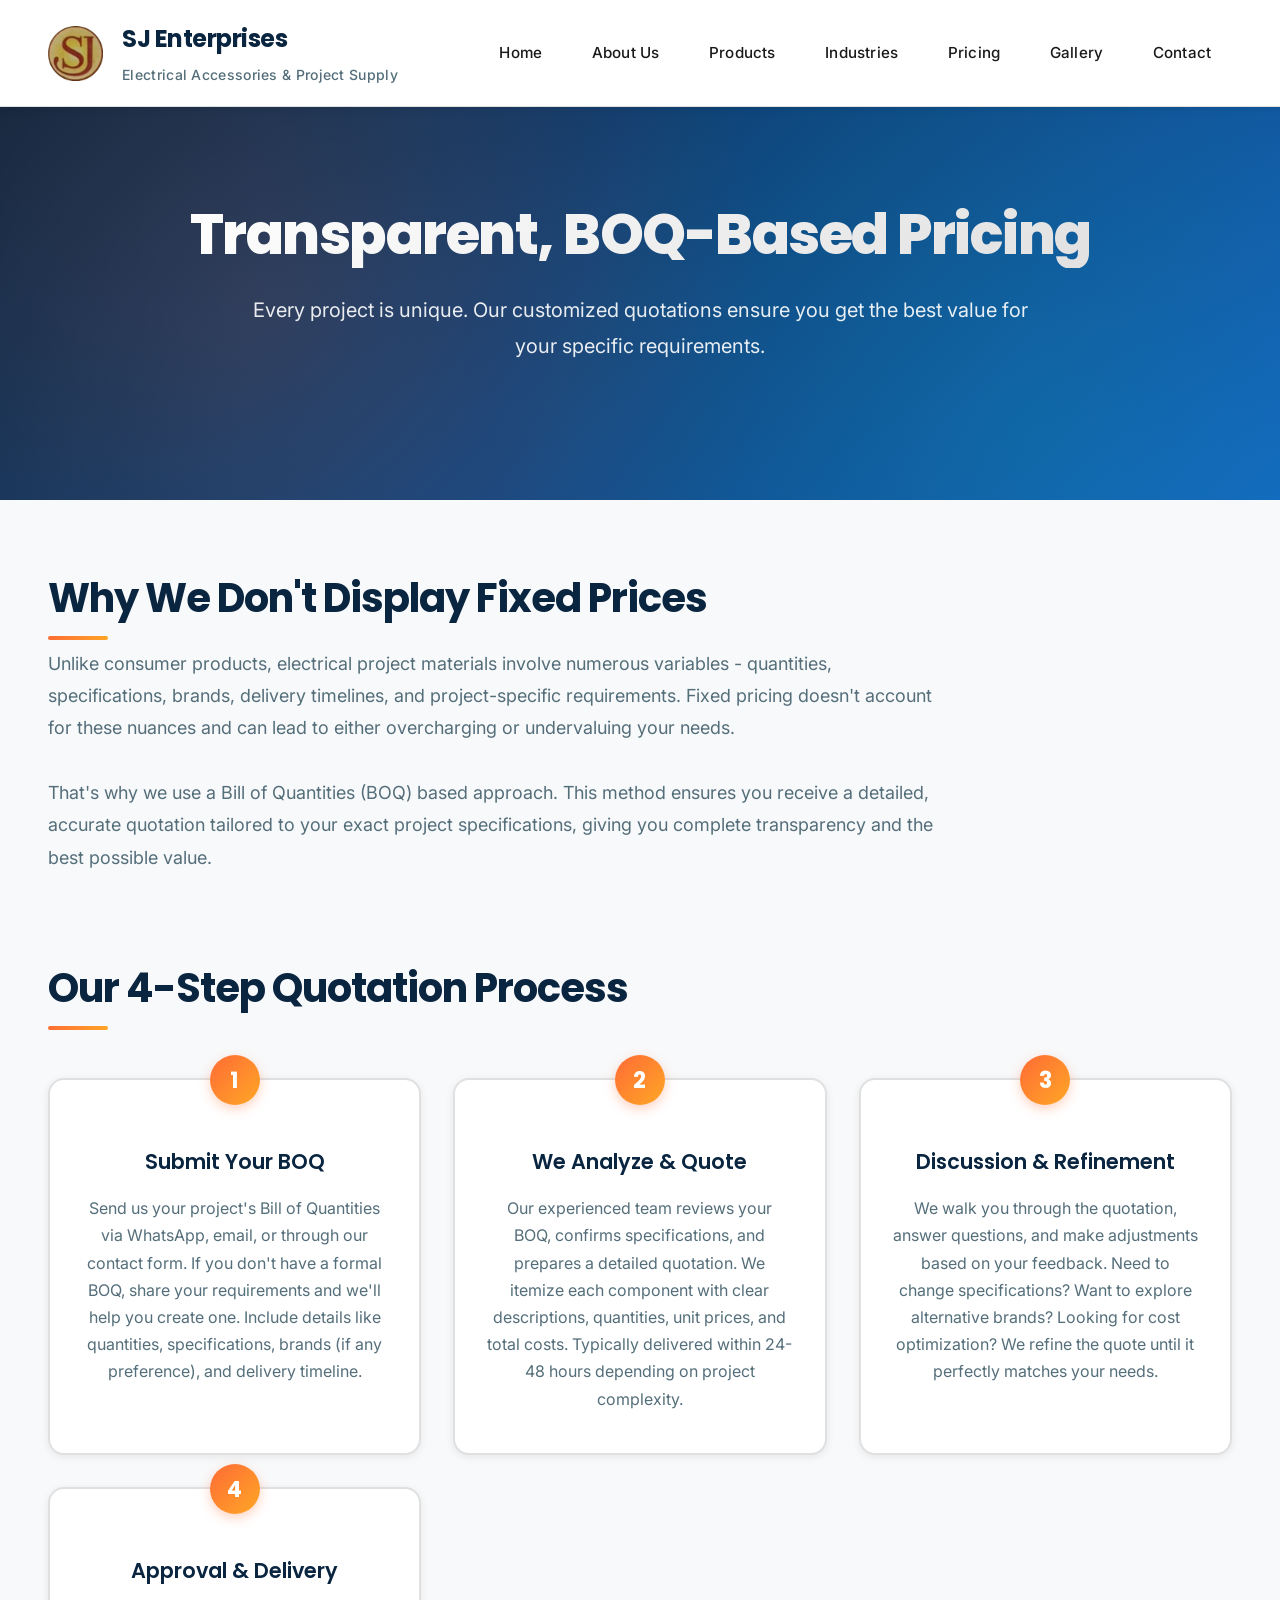
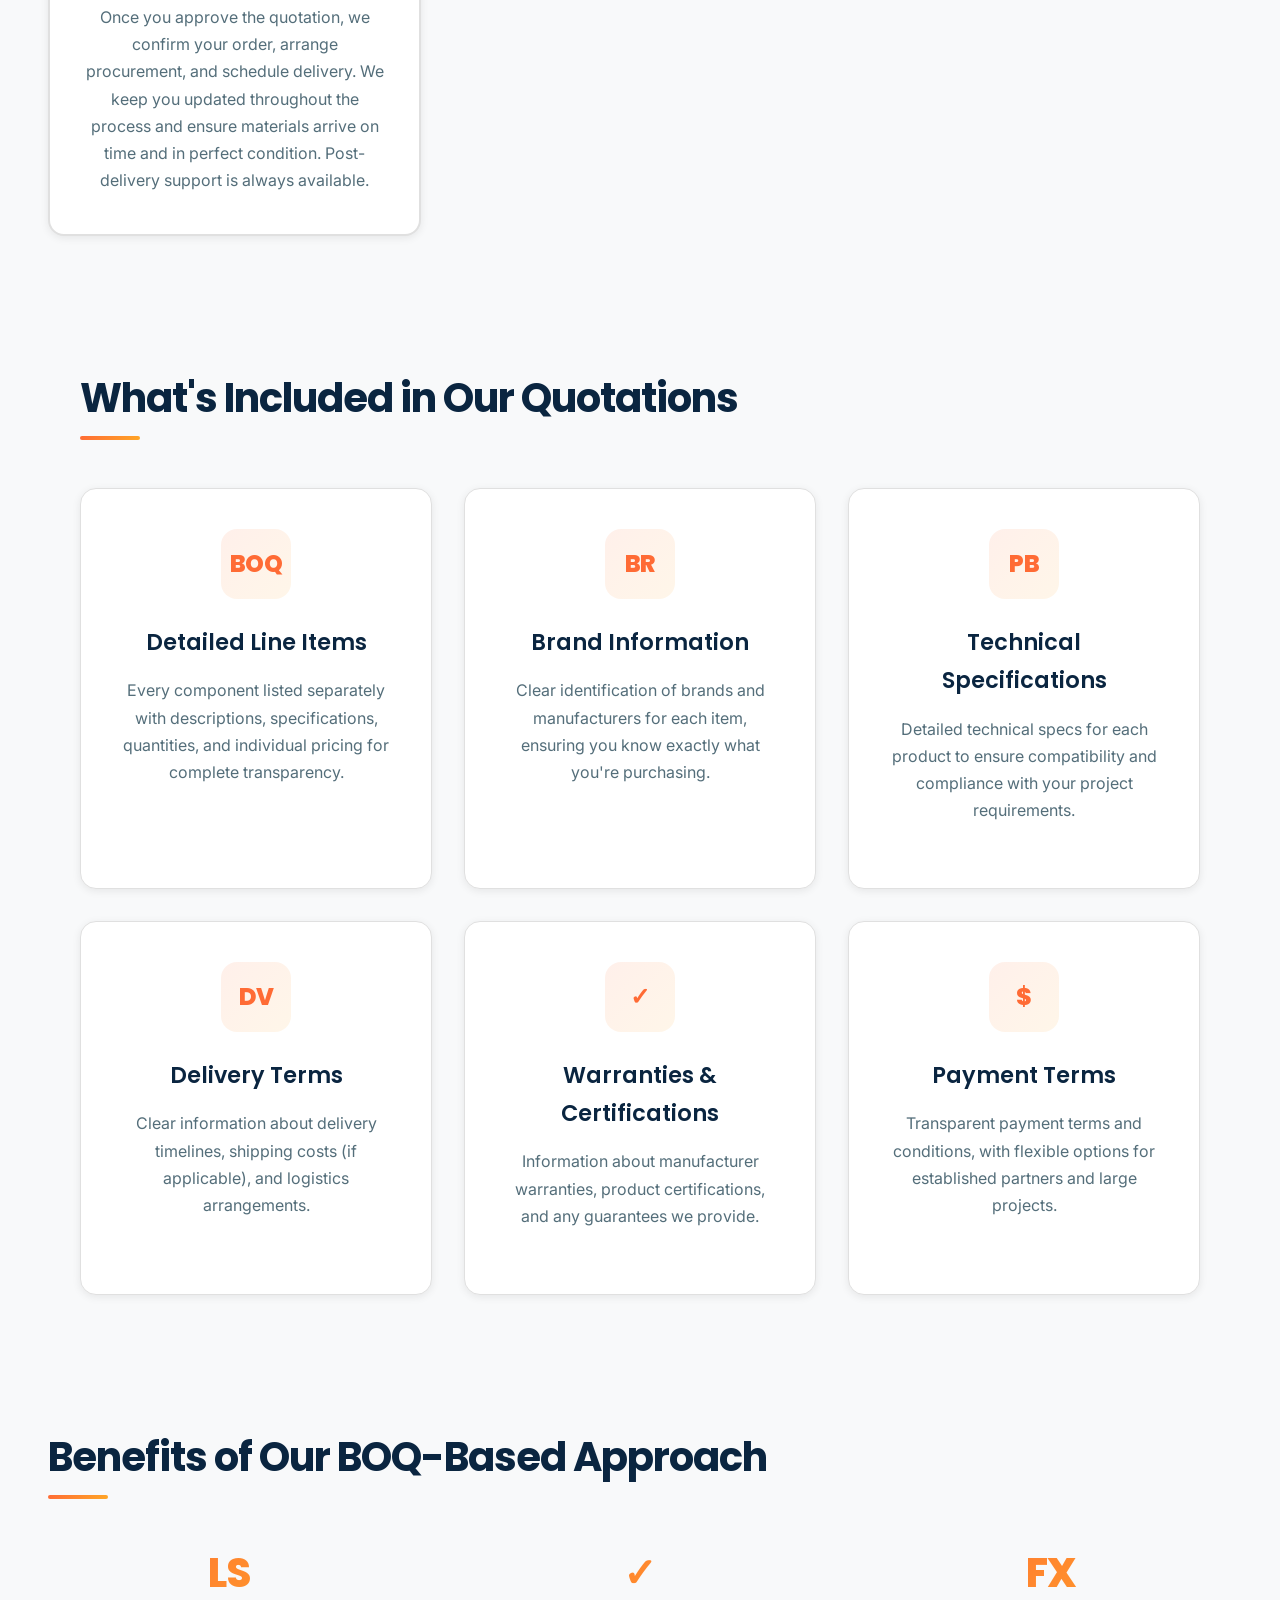
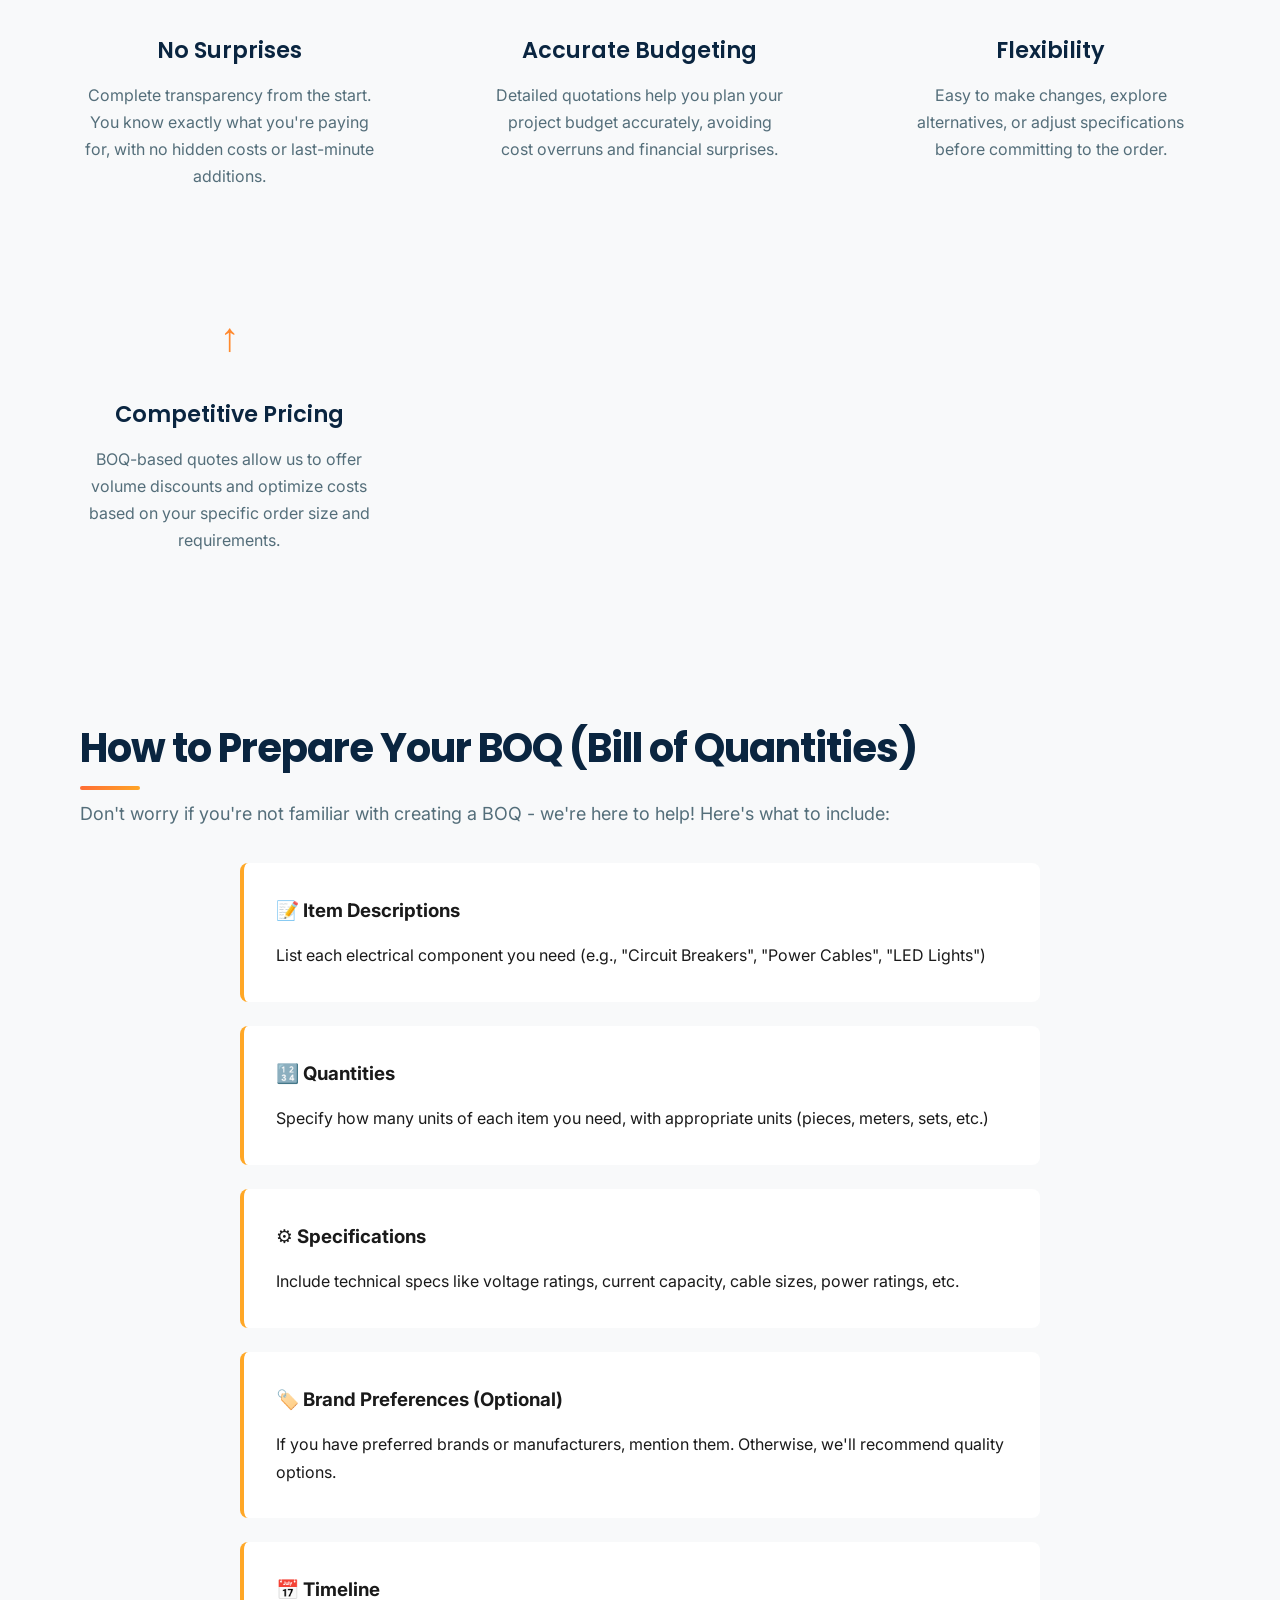
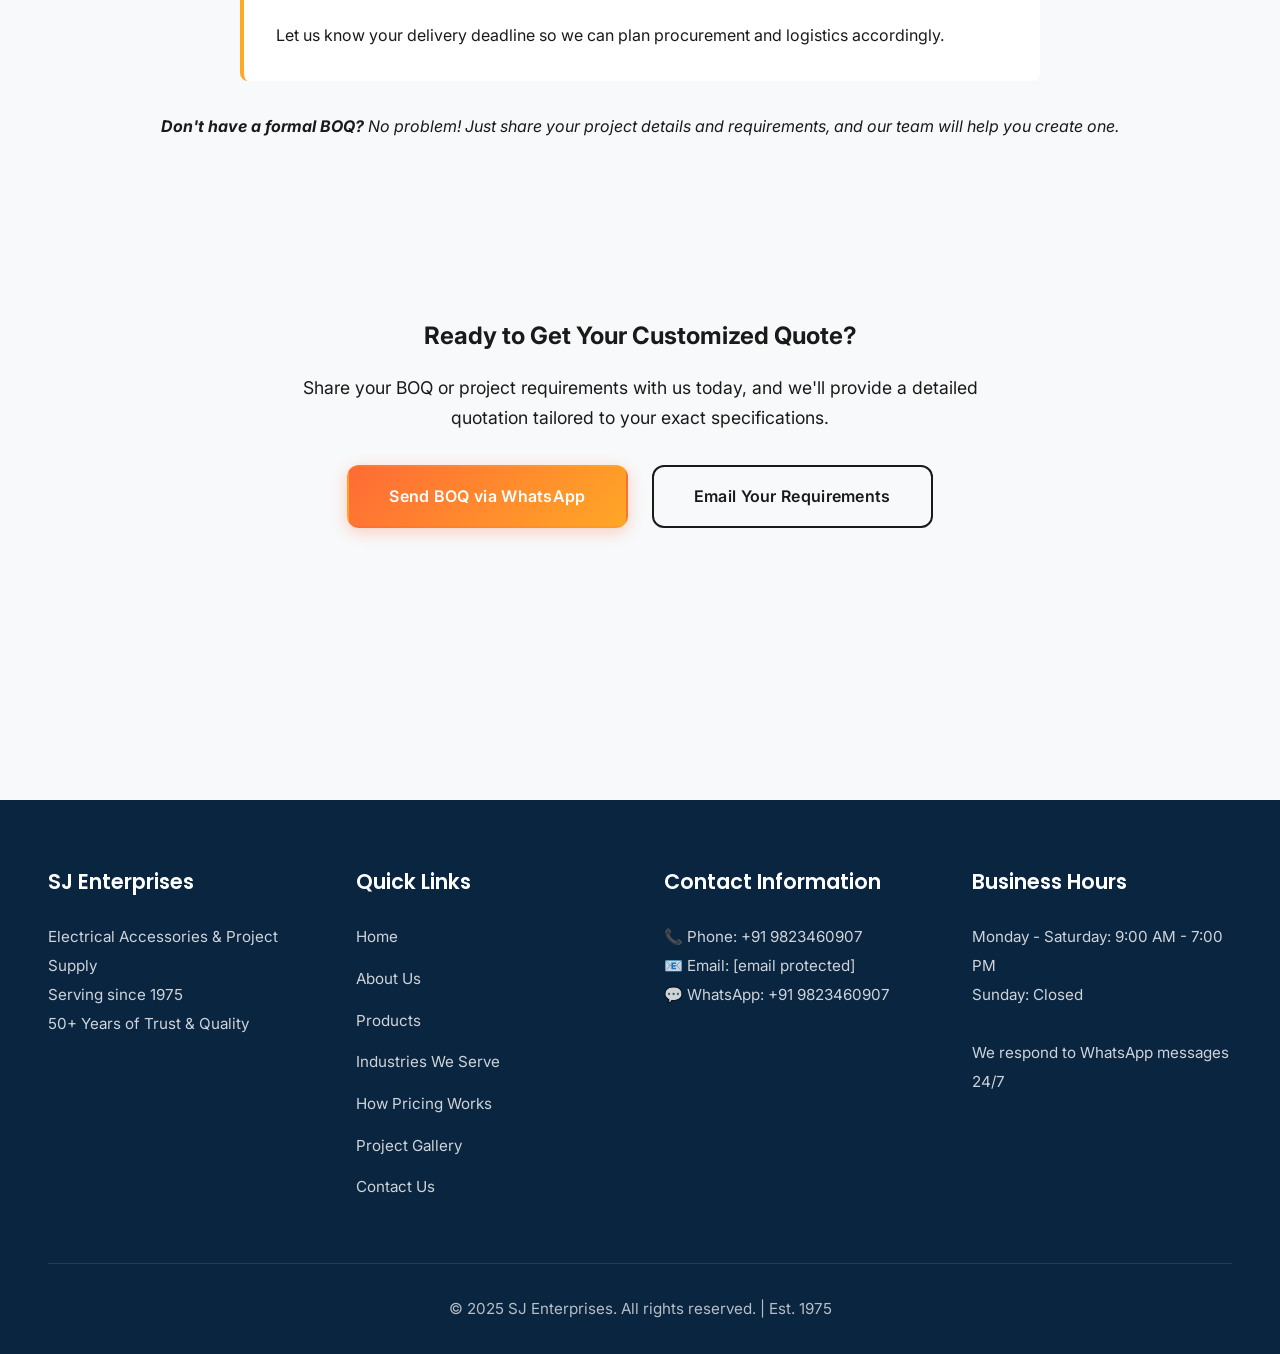
<file: pricing.html>
<!DOCTYPE html>
<html lang="en">
<head>
    <meta charset="UTF-8">
    <meta name="viewport" content="width=device-width, initial-scale=1.0">
    <meta name="description" content="Learn about SJ Enterprises' transparent BOQ-based pricing process for electrical project materials.">
    <title>How Pricing Works | SJ Enterprises</title>
    <link rel="stylesheet" href="style.css">
</head>
<body>
    <!-- Header -->
    <header>
        <div class="header-container">
            <div class="logo-section">
                <img src="SJ_Logo_High_Resolution.png" alt="SJ Enterprises Logo">
                <div class="company-info">
                    <h1>SJ Enterprises</h1>
                    <p>Electrical Accessories & Project Supply</p>
                </div>
            </div>
            <button class="menu-toggle" aria-label="Toggle Menu">☰</button>
            <nav>
                <a href="index.html">Home</a>
                <a href="about.html">About Us</a>
                <a href="products.html">Products</a>
                <a href="industries.html">Industries</a>
                <a href="pricing.html">Pricing</a>
                <a href="gallery.html">Gallery</a>
                <a href="contact.html">Contact</a>
            </nav>
        </div>
    </header>

    <!-- Hero Section -->
    <section class="hero">
        <div class="hero-content">
            <h1>Transparent, BOQ-Based Pricing</h1>
            <p>
                Every project is unique. Our customized quotations ensure you get the best value 
                for your specific requirements.
            </p>
        </div>
    </section>

    <!-- Main Content -->
    <main>
        <!-- Introduction -->
        <section class="content-section">
            <h2 class="section-title">Why We Don't Display Fixed Prices</h2>
            <p class="section-subtitle">
                Unlike consumer products, electrical project materials involve numerous variables - quantities, 
                specifications, brands, delivery timelines, and project-specific requirements. Fixed pricing 
                doesn't account for these nuances and can lead to either overcharging or undervaluing your needs.
            </p>
            <p class="section-subtitle">
                That's why we use a Bill of Quantities (BOQ) based approach. This method ensures you receive 
                a detailed, accurate quotation tailored to your exact project specifications, giving you complete 
                transparency and the best possible value.
            </p>
        </section>

        <!-- 4-Step Process -->
        <section class="content-section">
            <h2 class="section-title">Our 4-Step Quotation Process</h2>
            <div class="process-steps">
                <div class="step-card">
                    <div class="step-number">1</div>
                    <h3>Submit Your BOQ</h3>
                    <p>
                        Send us your project's Bill of Quantities via WhatsApp, email, or through our 
                        contact form. If you don't have a formal BOQ, share your requirements and we'll 
                        help you create one. Include details like quantities, specifications, brands 
                        (if any preference), and delivery timeline.
                    </p>
                </div>
                <div class="step-card">
                    <div class="step-number">2</div>
                    <h3>We Analyze & Quote</h3>
                    <p>
                        Our experienced team reviews your BOQ, confirms specifications, and prepares a 
                        detailed quotation. We itemize each component with clear descriptions, quantities, 
                        unit prices, and total costs. Typically delivered within 24-48 hours depending on 
                        project complexity.
                    </p>
                </div>
                <div class="step-card">
                    <div class="step-number">3</div>
                    <h3>Discussion & Refinement</h3>
                    <p>
                        We walk you through the quotation, answer questions, and make adjustments based on 
                        your feedback. Need to change specifications? Want to explore alternative brands? 
                        Looking for cost optimization? We refine the quote until it perfectly matches your needs.
                    </p>
                </div>
                <div class="step-card">
                    <div class="step-number">4</div>
                    <h3>Approval & Delivery</h3>
                    <p>
                        Once you approve the quotation, we confirm your order, arrange procurement, and 
                        schedule delivery. We keep you updated throughout the process and ensure materials 
                        arrive on time and in perfect condition. Post-delivery support is always available.
                    </p>
                </div>
            </div>
        </section>

        <!-- What's Included in Our Quotations -->
        <section class="content-section" style="background-color: var(--neutral-beige); padding: 3rem 2rem; border-radius: 10px;">
            <h2 class="section-title">What's Included in Our Quotations</h2>
            <div class="product-grid">
                <div class="product-card">
                    <div class="icon">BOQ</div>
                    <h3>Detailed Line Items</h3>
                    <p>
                        Every component listed separately with descriptions, specifications, quantities, 
                        and individual pricing for complete transparency.
                    </p>
                </div>
                <div class="product-card">
                    <div class="icon">BR</div>
                    <h3>Brand Information</h3>
                    <p>
                        Clear identification of brands and manufacturers for each item, ensuring you know 
                        exactly what you're purchasing.
                    </p>
                </div>
                <div class="product-card">
                    <div class="icon">PB</div>
                    <h3>Technical Specifications</h3>
                    <p>
                        Detailed technical specs for each product to ensure compatibility and compliance 
                        with your project requirements.
                    </p>
                </div>
                <div class="product-card">
                    <div class="icon">DV</div>
                    <h3>Delivery Terms</h3>
                    <p>
                        Clear information about delivery timelines, shipping costs (if applicable), 
                        and logistics arrangements.
                    </p>
                </div>
                <div class="product-card">
                    <div class="icon">✓</div>
                    <h3>Warranties & Certifications</h3>
                    <p>
                        Information about manufacturer warranties, product certifications, and any 
                        guarantees we provide.
                    </p>
                </div>
                <div class="product-card">
                    <div class="icon">$</div>
                    <h3>Payment Terms</h3>
                    <p>
                        Transparent payment terms and conditions, with flexible options for established 
                        partners and large projects.
                    </p>
                </div>
            </div>
        </section>

        <!-- Benefits of BOQ-Based Pricing -->
        <section class="content-section">
            <h2 class="section-title">Benefits of Our BOQ-Based Approach</h2>
            <div class="trust-grid">
                <div class="trust-item">
                    <div class="icon">LS</div>
                    <h3>No Surprises</h3>
                    <p>
                        Complete transparency from the start. You know exactly what you're paying for, 
                        with no hidden costs or last-minute additions.
                    </p>
                </div>
                <div class="trust-item">
                    <div class="icon">✓</div>
                    <h3>Accurate Budgeting</h3>
                    <p>
                        Detailed quotations help you plan your project budget accurately, avoiding cost 
                        overruns and financial surprises.
                    </p>
                </div>
                <div class="trust-item">
                    <div class="icon">FX</div>
                    <h3>Flexibility</h3>
                    <p>
                        Easy to make changes, explore alternatives, or adjust specifications before 
                        committing to the order.
                    </p>
                </div>
                <div class="trust-item">
                    <div class="icon">↑</div>
                    <h3>Competitive Pricing</h3>
                    <p>
                        BOQ-based quotes allow us to offer volume discounts and optimize costs based on 
                        your specific order size and requirements.
                    </p>
                </div>
            </div>
        </section>

        <!-- How to Prepare Your BOQ -->
        <section class="content-section" style="background-color: var(--neutral-beige); padding: 3rem 2rem; border-radius: 10px;">
            <h2 class="section-title">How to Prepare Your BOQ (Bill of Quantities)</h2>
            <p class="section-subtitle">
                Don't worry if you're not familiar with creating a BOQ - we're here to help! Here's what to include:
            </p>
            
            <div style="max-width: 800px; margin: 2rem auto;">
                <div style="background-color: white; padding: 2rem; border-radius: 8px; margin-bottom: 1.5rem; border-left: 4px solid var(--accent-gold);">
                    <h3 style="color: var(--primary-navy); margin-bottom: 1rem;">📝 Item Descriptions</h3>
                    <p>List each electrical component you need (e.g., "Circuit Breakers", "Power Cables", "LED Lights")</p>
                </div>
                
                <div style="background-color: white; padding: 2rem; border-radius: 8px; margin-bottom: 1.5rem; border-left: 4px solid var(--accent-gold);">
                    <h3 style="color: var(--primary-navy); margin-bottom: 1rem;">🔢 Quantities</h3>
                    <p>Specify how many units of each item you need, with appropriate units (pieces, meters, sets, etc.)</p>
                </div>
                
                <div style="background-color: white; padding: 2rem; border-radius: 8px; margin-bottom: 1.5rem; border-left: 4px solid var(--accent-gold);">
                    <h3 style="color: var(--primary-navy); margin-bottom: 1rem;">⚙️ Specifications</h3>
                    <p>Include technical specs like voltage ratings, current capacity, cable sizes, power ratings, etc.</p>
                </div>
                
                <div style="background-color: white; padding: 2rem; border-radius: 8px; margin-bottom: 1.5rem; border-left: 4px solid var(--accent-gold);">
                    <h3 style="color: var(--primary-navy); margin-bottom: 1rem;">🏷️ Brand Preferences (Optional)</h3>
                    <p>If you have preferred brands or manufacturers, mention them. Otherwise, we'll recommend quality options.</p>
                </div>
                
                <div style="background-color: white; padding: 2rem; border-radius: 8px; border-left: 4px solid var(--accent-gold);">
                    <h3 style="color: var(--primary-navy); margin-bottom: 1rem;">📅 Timeline</h3>
                    <p>Let us know your delivery deadline so we can plan procurement and logistics accordingly.</p>
                </div>
            </div>
            
            <div style="text-align: center; margin-top: 2rem;">
                <p style="font-style: italic; color: var(--text-dark);">
                    <strong>Don't have a formal BOQ?</strong> No problem! Just share your project details and 
                    requirements, and our team will help you create one.
                </p>
            </div>
        </section>

        <!-- Call to Action -->
        <section class="content-section" style="text-align: center; background-color: var(--neutral-beige); padding: 3rem 2rem; border-radius: 10px;">
            <h2 style="color: var(--primary-navy); margin-bottom: 1rem;">Ready to Get Your Customized Quote?</h2>
            <p style="font-size: 1.1rem; margin-bottom: 2rem; max-width: 700px; margin-left: auto; margin-right: auto;">
                Share your BOQ or project requirements with us today, and we'll provide a detailed quotation 
                tailored to your exact specifications.
            </p>
            <div class="cta-buttons">
                <a href="https://wa.me/919823460907" class="btn btn-primary" target="_blank">Send BOQ via WhatsApp</a>
                <a href="contact.html" class="btn btn-secondary" style="border-color: var(--primary-navy); color: var(--primary-navy);">Email Your Requirements</a>
            </div>
        </section>
    </main>

    <!-- Footer -->
    <footer>
        <div class="footer-content">
            <div class="footer-section">
                <h3>SJ Enterprises</h3>
                <p>
                    Electrical Accessories & Project Supply<br>
                    Serving since 1975<br>
                    50+ Years of Trust & Quality
                </p>
            </div>
            <div class="footer-section">
                <h3>Quick Links</h3>
                <ul class="footer-links">
                    <li><a href="index.html">Home</a></li>
                    <li><a href="about.html">About Us</a></li>
                    <li><a href="products.html">Products</a></li>
                    <li><a href="industries.html">Industries We Serve</a></li>
                    <li><a href="pricing.html">How Pricing Works</a></li>
                    <li><a href="gallery.html">Project Gallery</a></li>
                    <li><a href="contact.html">Contact Us</a></li>
                </ul>
            </div>
            <div class="footer-section">
                <h3>Contact Information</h3>
                <p>
                    📞 Phone: +91 9823460907<br>
                    📧 Email: <a href="/cdn-cgi/l/email-protection" class="__cf_email__" data-cfemail="91e2fbf6e3e1e1fff4d1f6fcf0f8fdbff2fefc">[email&#160;protected]</a><br>
                    💬 WhatsApp: +91 9823460907
                </p>
            </div>
            <div class="footer-section">
                <h3>Business Hours</h3>
                <p>
                    Monday - Saturday: 9:00 AM - 7:00 PM<br>
                    Sunday: Closed<br><br>
                    We respond to WhatsApp messages 24/7
                </p>
            </div>
        </div>
        <div class="footer-bottom">
            <p>&copy; 2025 SJ Enterprises. All rights reserved. | Est. 1975</p>
        </div>
    </footer>

    <!-- Floating WhatsApp Button -->
    <a href="https://wa.me/919823460907" class="whatsapp-float" target="_blank" aria-label=
</file>
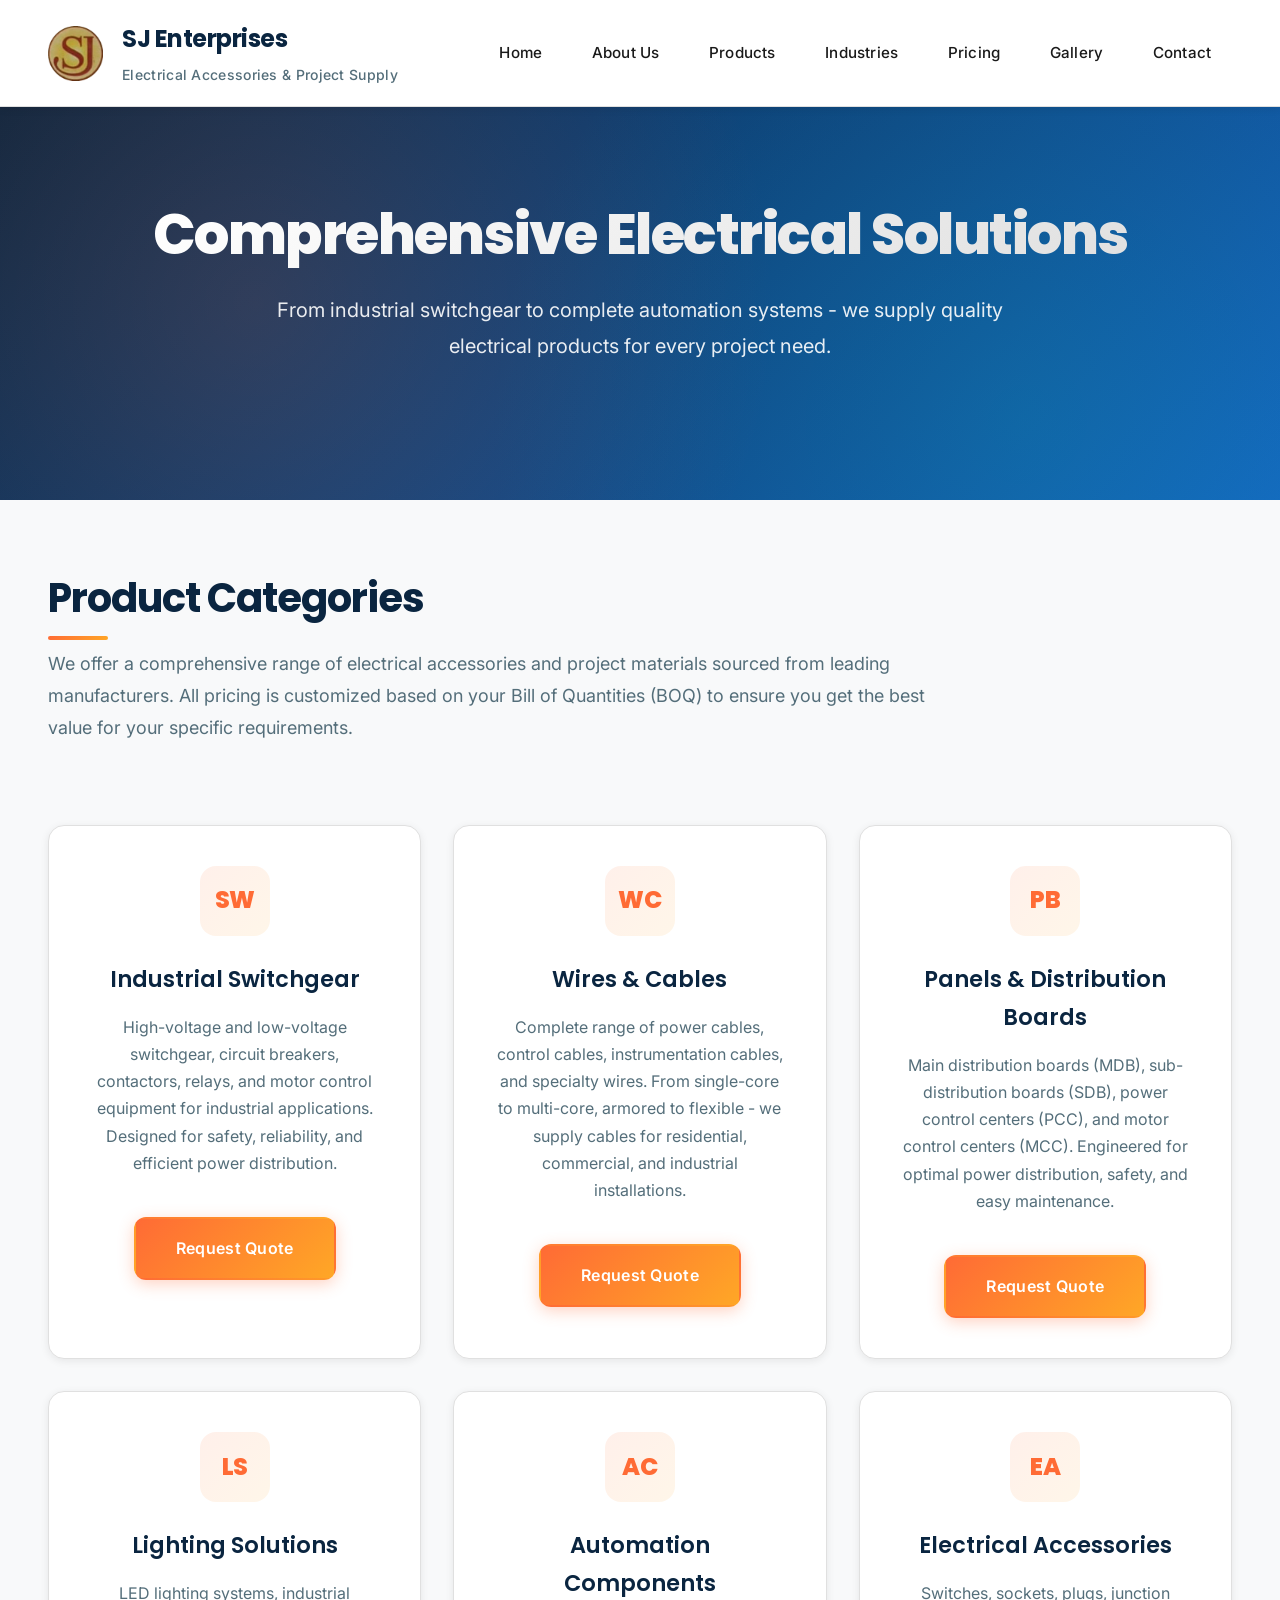
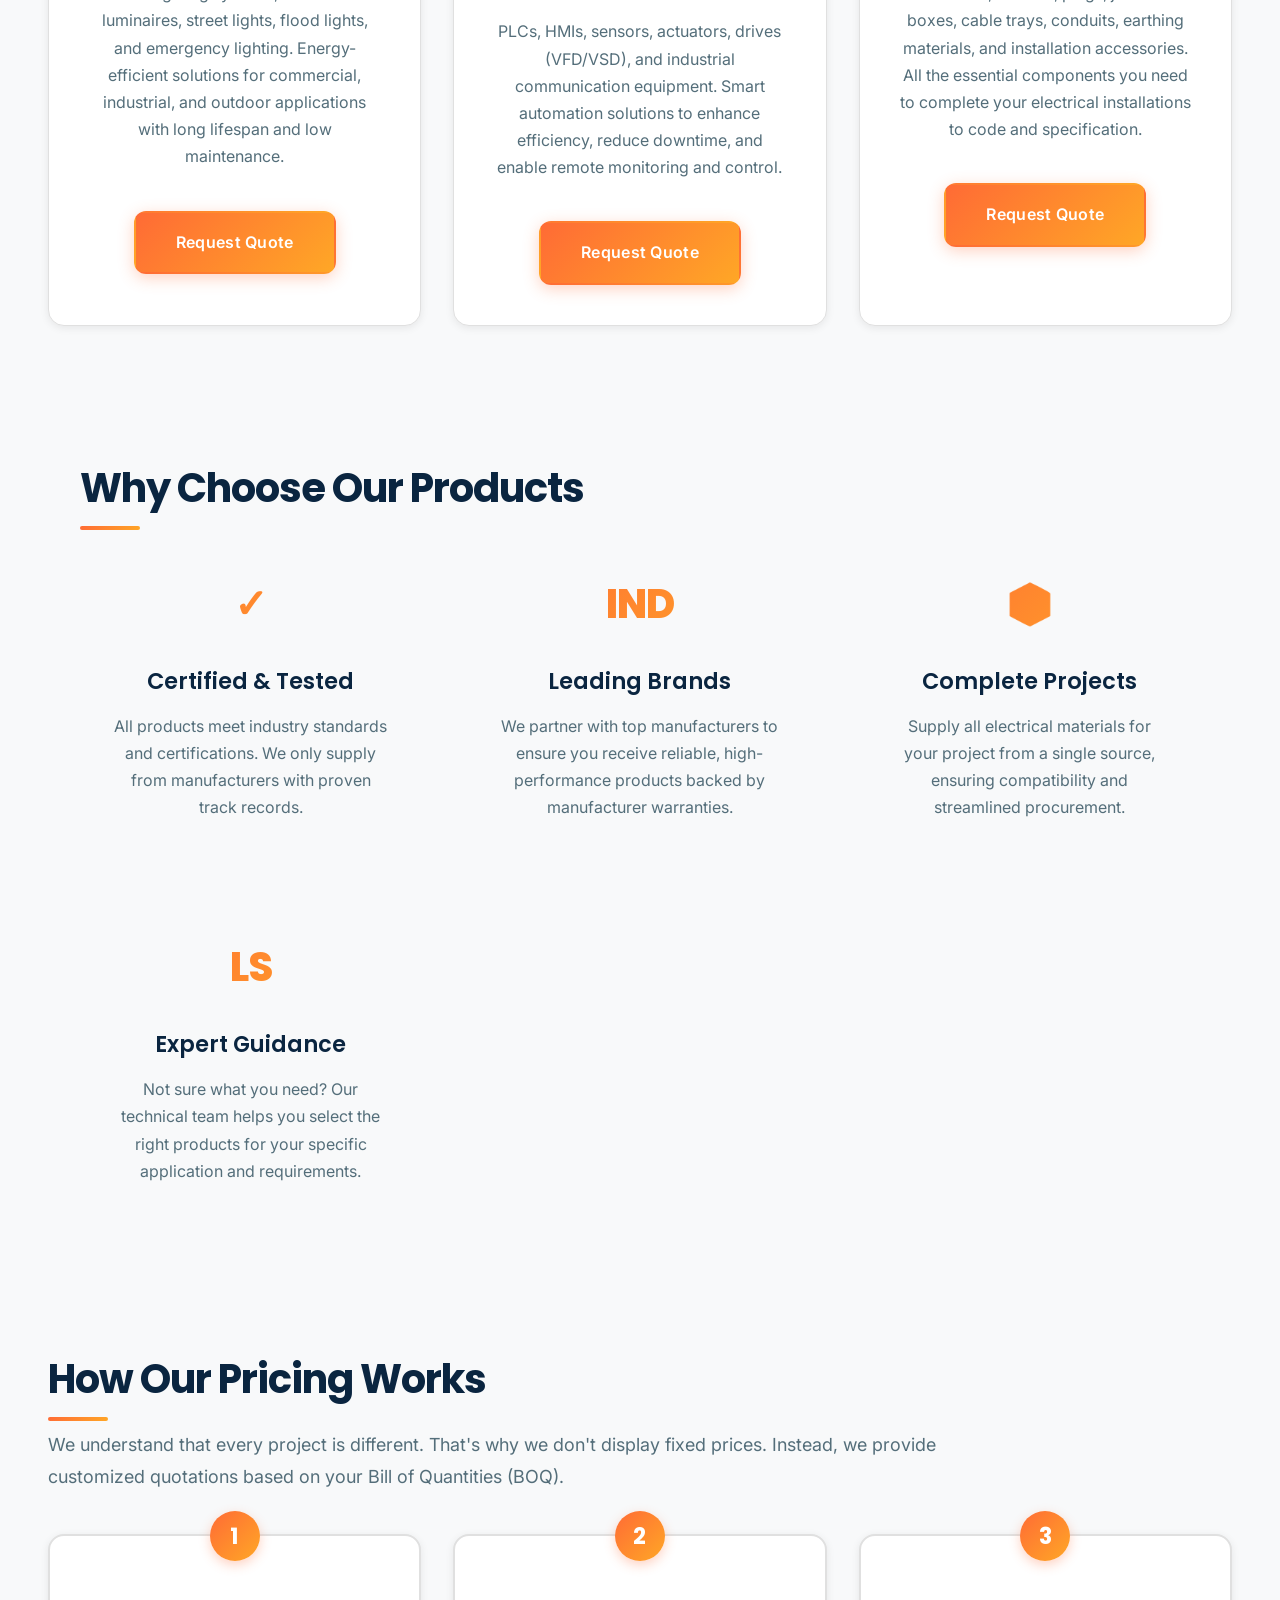
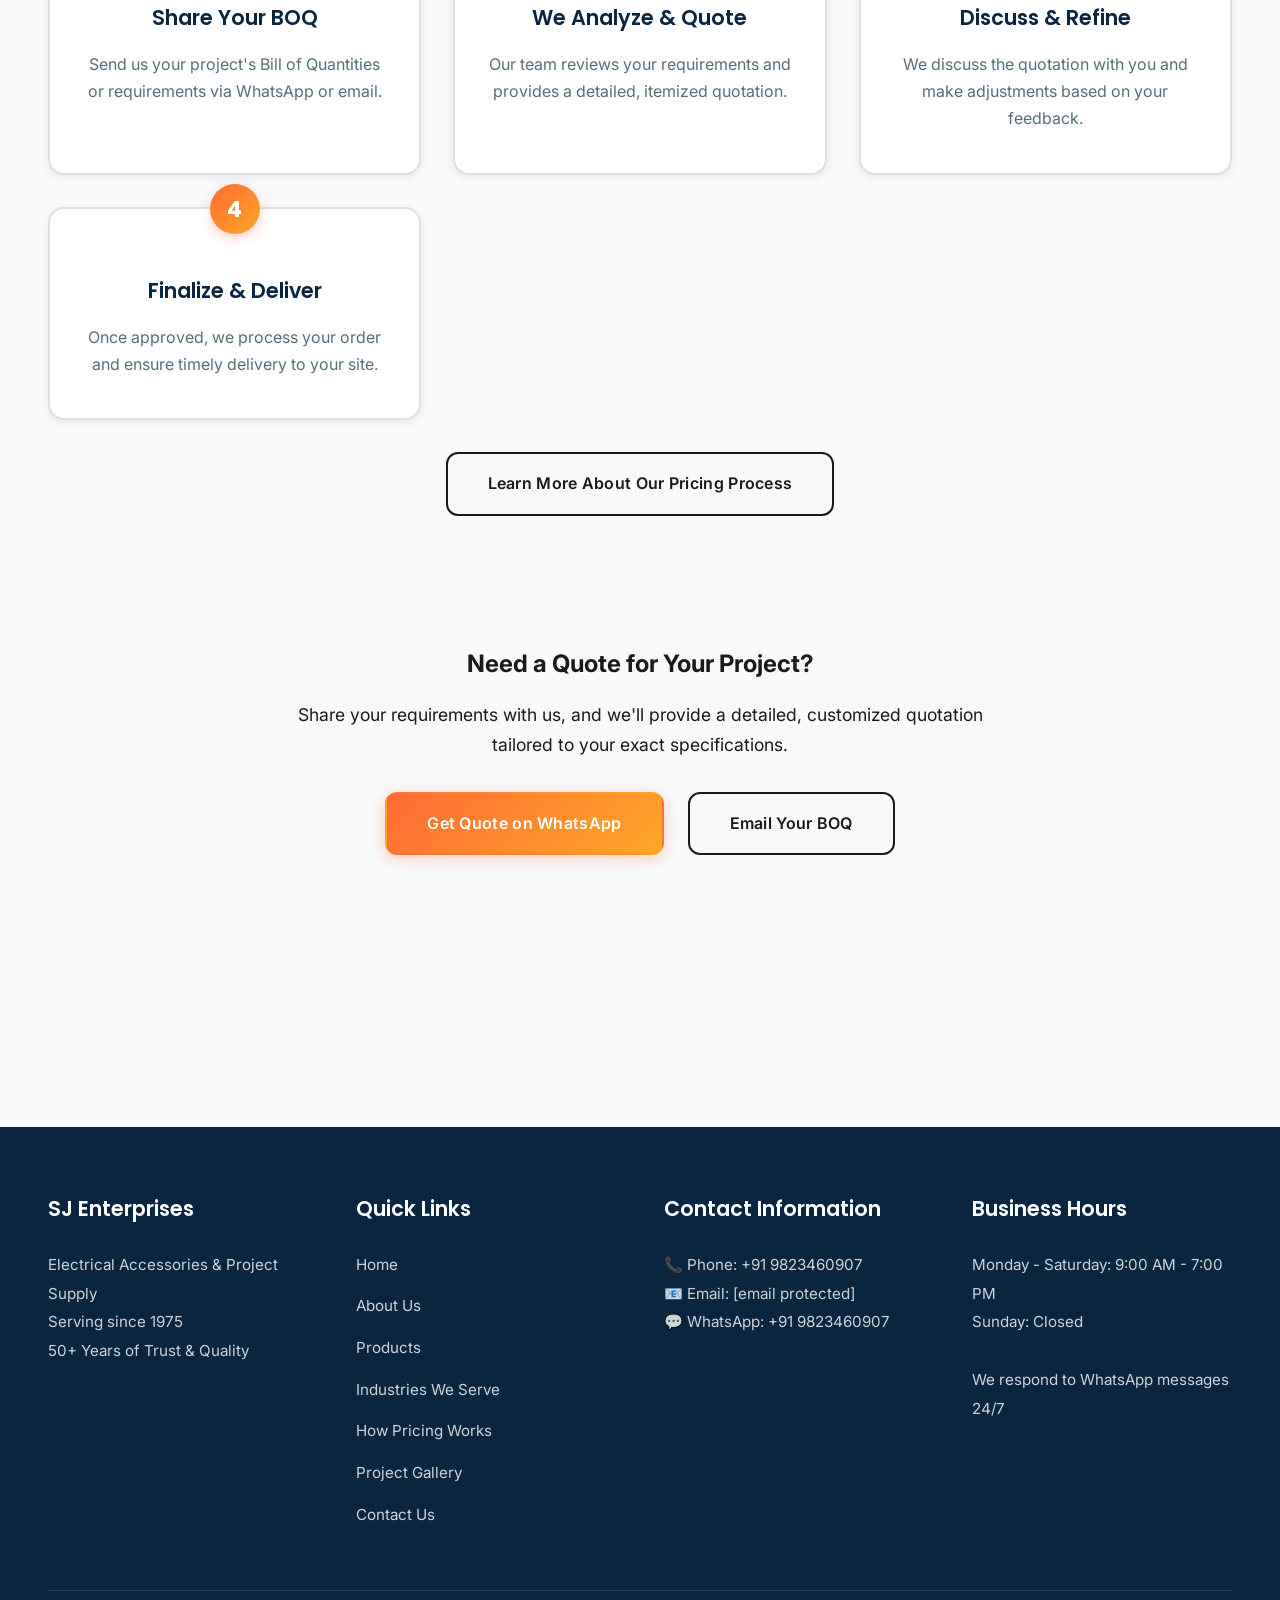
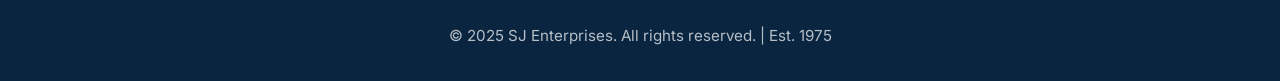
<file: products.html>
<!DOCTYPE html>
<html lang="en">
<head>
    <meta charset="UTF-8">
    <meta name="viewport" content="width=device-width, initial-scale=1.0">
    <meta name="description" content="Explore SJ Enterprises' comprehensive range of electrical products - switchgear, wires, cables, panels, lighting, and automation.">
    <title>Our Products | SJ Enterprises</title>
    <link rel="stylesheet" href="style.css">
</head>
<body>
    <!-- Header -->
    <header>
        <div class="header-container">
            <div class="logo-section">
                <img src="SJ_Logo_High_Resolution.png" alt="SJ Enterprises Logo">
                <div class="company-info">
                    <h1>SJ Enterprises</h1>
                    <p>Electrical Accessories & Project Supply</p>
                </div>
            </div>
            <button class="menu-toggle" aria-label="Toggle Menu">☰</button>
            <nav>
                <a href="index.html">Home</a>
                <a href="about.html">About Us</a>
                <a href="products.html">Products</a>
                <a href="industries.html">Industries</a>
                <a href="pricing.html">Pricing</a>
                <a href="gallery.html">Gallery</a>
                <a href="contact.html">Contact</a>
            </nav>
        </div>
    </header>

    <!-- Hero Section -->
    <section class="hero">
        <div class="hero-content">
            <h1>Comprehensive Electrical Solutions</h1>
            <p>
                From industrial switchgear to complete automation systems - we supply quality 
                electrical products for every project need.
            </p>
        </div>
    </section>

    <!-- Main Content -->
    <main>
        <!-- Introduction -->
        <section class="content-section">
            <h2 class="section-title">Product Categories</h2>
            <p class="section-subtitle">
                We offer a comprehensive range of electrical accessories and project materials sourced from 
                leading manufacturers. All pricing is customized based on your Bill of Quantities (BOQ) to 
                ensure you get the best value for your specific requirements.
            </p>
        </section>

        <!-- Product Categories -->
        <section class="content-section">
            <div class="product-grid">
                <!-- Industrial Switchgear -->
                <div class="product-card">
                    <div class="icon">SW</div>
                    <h3>Industrial Switchgear</h3>
                    <p>
                        High-voltage and low-voltage switchgear, circuit breakers, contactors, relays, 
                        and motor control equipment for industrial applications. Designed for safety, 
                        reliability, and efficient power distribution.
                    </p>
                    <a href="https://wa.me/919823460907?text=I%27d%20like%20to%20know%20more%20about%20Industrial%20Switchgear" 
                       class="btn btn-primary" target="_blank" style="margin-top: 1rem; display: inline-block;">
                        Request Quote
                    </a>
                </div>

                <!-- Wires & Cables -->
                <div class="product-card">
                    <div class="icon">WC</div>
                    <h3>Wires & Cables</h3>
                    <p>
                        Complete range of power cables, control cables, instrumentation cables, and specialty 
                        wires. From single-core to multi-core, armored to flexible - we supply cables for 
                        residential, commercial, and industrial installations.
                    </p>
                    <a href="https://wa.me/919823460907?text=I%27d%20like%20to%20know%20more%20about%20Wires%20and%20Cables" 
                       class="btn btn-primary" target="_blank" style="margin-top: 1rem; display: inline-block;">
                        Request Quote
                    </a>
                </div>

                <!-- Panels & Distribution Boards -->
                <div class="product-card">
                    <div class="icon">PB</div>
                    <h3>Panels & Distribution Boards</h3>
                    <p>
                        Main distribution boards (MDB), sub-distribution boards (SDB), power control centers 
                        (PCC), and motor control centers (MCC). Engineered for optimal power distribution, 
                        safety, and easy maintenance.
                    </p>
                    <a href="https://wa.me/919823460907?text=I%27d%20like%20to%20know%20more%20about%20Panels%20and%20Distribution%20Boards" 
                       class="btn btn-primary" target="_blank" style="margin-top: 1rem; display: inline-block;">
                        Request Quote
                    </a>
                </div>

                <!-- Lighting Solutions -->
                <div class="product-card">
                    <div class="icon">LS</div>
                    <h3>Lighting Solutions</h3>
                    <p>
                        LED lighting systems, industrial luminaires, street lights, flood lights, and emergency 
                        lighting. Energy-efficient solutions for commercial, industrial, and outdoor applications 
                        with long lifespan and low maintenance.
                    </p>
                    <a href="https://wa.me/919823460907?text=I%27d%20like%20to%20know%20more%20about%20Lighting%20Solutions" 
                       class="btn btn-primary" target="_blank" style="margin-top: 1rem; display: inline-block;">
                        Request Quote
                    </a>
                </div>

                <!-- Automation Components -->
                <div class="product-card">
                    <div class="icon">AC</div>
                    <h3>Automation Components</h3>
                    <p>
                        PLCs, HMIs, sensors, actuators, drives (VFD/VSD), and industrial communication equipment. 
                        Smart automation solutions to enhance efficiency, reduce downtime, and enable remote 
                        monitoring and control.
                    </p>
                    <a href="https://wa.me/919823460907?text=I%27d%20like%20to%20know%20more%20about%20Automation%20Components" 
                       class="btn btn-primary" target="_blank" style="margin-top: 1rem; display: inline-block;">
                        Request Quote
                    </a>
                </div>

                <!-- Electrical Accessories -->
                <div class="product-card">
                    <div class="icon">EA</div>
                    <h3>Electrical Accessories</h3>
                    <p>
                        Switches, sockets, plugs, junction boxes, cable trays, conduits, earthing materials, 
                        and installation accessories. All the essential components you need to complete your 
                        electrical installations to code and specification.
                    </p>
                    <a href="https://wa.me/919823460907?text=I%27d%20like%20to%20know%20more%20about%20Electrical%20Accessories" 
                       class="btn btn-primary" target="_blank" style="margin-top: 1rem; display: inline-block;">
                        Request Quote
                    </a>
                </div>
            </div>
        </section>

        <!-- Why Choose Our Products -->
        <section class="content-section" style="background-color: var(--neutral-beige); padding: 3rem 2rem; border-radius: 10px; margin-top: 3rem;">
            <h2 class="section-title">Why Choose Our Products</h2>
            <div class="trust-grid">
                <div class="trust-item">
                    <div class="icon">✓</div>
                    <h3>Certified & Tested</h3>
                    <p>
                        All products meet industry standards and certifications. We only supply from 
                        manufacturers with proven track records.
                    </p>
                </div>
                <div class="trust-item">
                    <div class="icon">IND</div>
                    <h3>Leading Brands</h3>
                    <p>
                        We partner with top manufacturers to ensure you receive reliable, high-performance 
                        products backed by manufacturer warranties.
                    </p>
                </div>
                <div class="trust-item">
                    <div class="icon">📦</div>
                    <h3>Complete Projects</h3>
                    <p>
                        Supply all electrical materials for your project from a single source, ensuring 
                        compatibility and streamlined procurement.
                    </p>
                </div>
                <div class="trust-item">
                    <div class="icon">LS</div>
                    <h3>Expert Guidance</h3>
                    <p>
                        Not sure what you need? Our technical team helps you select the right products 
                        for your specific application and requirements.
                    </p>
                </div>
            </div>
        </section>

        <!-- How Pricing Works -->
        <section class="content-section">
            <h2 class="section-title">How Our Pricing Works</h2>
            <p class="section-subtitle">
                We understand that every project is different. That's why we don't display fixed prices. 
                Instead, we provide customized quotations based on your Bill of Quantities (BOQ).
            </p>
            <div class="process-steps">
                <div class="step-card">
                    <div class="step-number">1</div>
                    <h3>Share Your BOQ</h3>
                    <p>
                        Send us your project's Bill of Quantities or requirements via WhatsApp or email.
                    </p>
                </div>
                <div class="step-card">
                    <div class="step-number">2</div>
                    <h3>We Analyze & Quote</h3>
                    <p>
                        Our team reviews your requirements and provides a detailed, itemized quotation.
                    </p>
                </div>
                <div class="step-card">
                    <div class="step-number">3</div>
                    <h3>Discuss & Refine</h3>
                    <p>
                        We discuss the quotation with you and make adjustments based on your feedback.
                    </p>
                </div>
                <div class="step-card">
                    <div class="step-number">4</div>
                    <h3>Finalize & Deliver</h3>
                    <p>
                        Once approved, we process your order and ensure timely delivery to your site.
                    </p>
                </div>
            </div>
            <div style="text-align: center; margin-top: 2rem;">
                <a href="pricing.html" class="btn btn-secondary" style="border-color: var(--primary-navy); color: var(--primary-navy);">
                    Learn More About Our Pricing Process
                </a>
            </div>
        </section>

        <!-- Call to Action -->
        <section class="content-section" style="text-align: center; background-color: var(--neutral-beige); padding: 3rem 2rem; border-radius: 10px;">
            <h2 style="color: var(--primary-navy); margin-bottom: 1rem;">Need a Quote for Your Project?</h2>
            <p style="font-size: 1.1rem; margin-bottom: 2rem; max-width: 700px; margin-left: auto; margin-right: auto;">
                Share your requirements with us, and we'll provide a detailed, customized quotation 
                tailored to your exact specifications.
            </p>
            <div class="cta-buttons">
                <a href="https://wa.me/919823460907" class="btn btn-primary" target="_blank">Get Quote on WhatsApp</a>
                <a href="contact.html" class="btn btn-secondary" style="border-color: var(--primary-navy); color: var(--primary-navy);">Email Your BOQ</a>
            </div>
        </section>
    </main>

    <!-- Footer -->
    <footer>
        <div class="footer-content">
            <div class="footer-section">
                <h3>SJ Enterprises</h3>
                <p>
                    Electrical Accessories & Project Supply<br>
                    Serving since 1975<br>
                    50+ Years of Trust & Quality
                </p>
            </div>
            <div class="footer-section">
                <h3>Quick Links</h3>
                <ul class="footer-links">
                    <li><a href="index.html">Home</a></li>
                    <li><a href="about.html">About Us</a></li>
                    <li><a href="products.html">Products</a></li>
                    <li><a href="industries.html">Industries We Serve</a></li>
                    <li><a href="pricing.html">How Pricing Works</a></li>
                    <li><a href="gallery.html">Project Gallery</a></li>
                    <li><a href="contact.html">Contact Us</a></li>
                </ul>
            </div>
            <div class="footer-section">
                <h3>Contact Information</h3>
                <p>
                    📞 Phone: +91 9823460907<br>
                    📧 Email: <a href="/cdn-cgi/l/email-protection" class="__cf_email__" data-cfemail="e39089849193938d86a3848e828a8fcd808c8e">[email&#160;protected]</a><br>
                    💬 WhatsApp: +91 9823460907
                </p>
            </div>
            <div class="footer-section">
                <h3>Business Hours</h3>
                <p>
                    Monday - Saturday: 9:00 AM - 7:00 PM<br>
                    Sunday: Closed<br><br>
                    We respond to WhatsApp messages 24/7
                </p>
            </div>
        </div>
        <div class="footer-bottom">
            <p>&copy; 2025 SJ Enterprises. All rights reserved. | Est. 1975</p>
        </div>
    </footer>

    <!-- Floating WhatsApp Button -->
    <a href="https://wa.me/919823460907" class="whatsapp-float" target="_blank" aria-label=
</file>
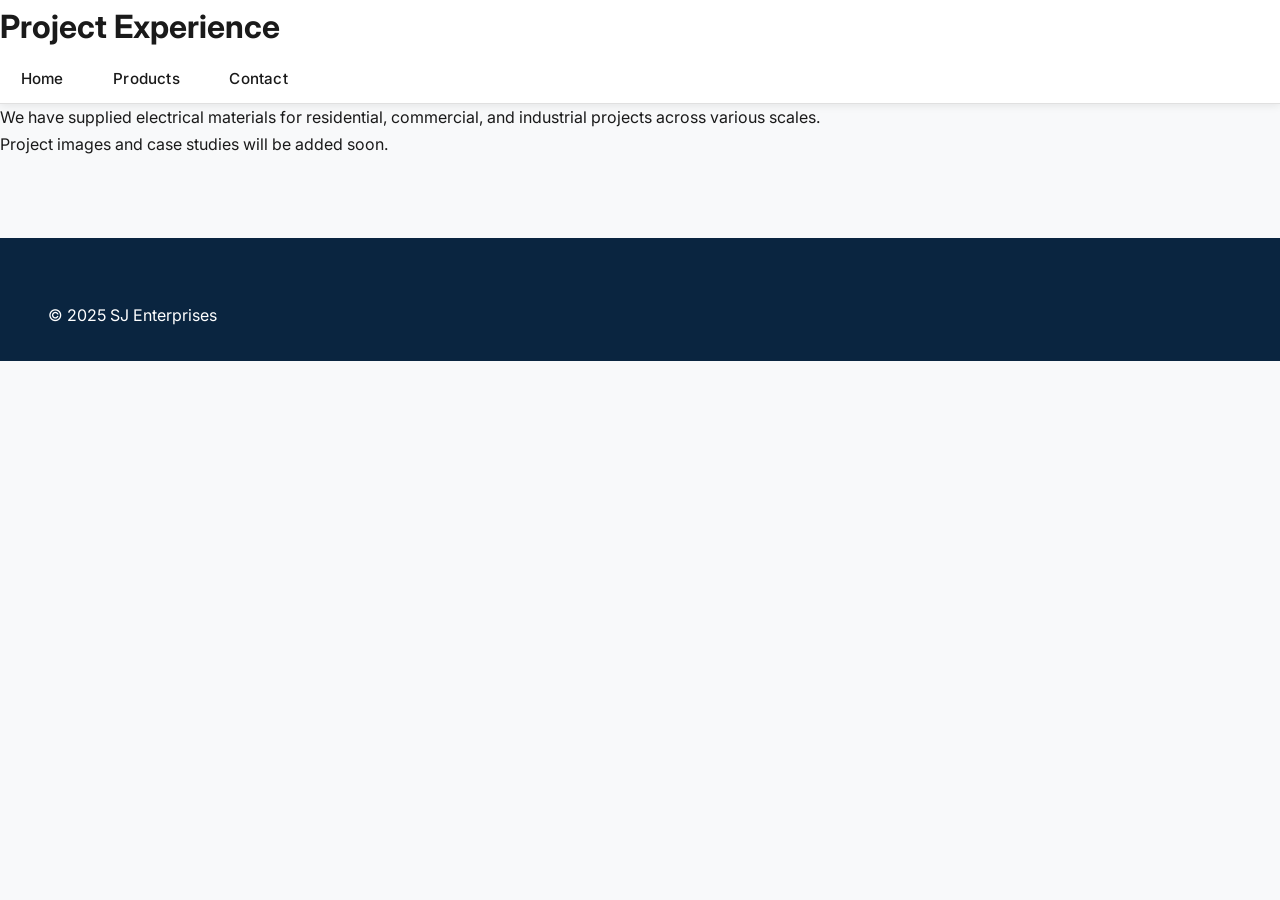
<file: projects.html>
<!DOCTYPE html>
<html lang="en">
<head>
    <meta charset="UTF-8">
    <title>Projects | SJ Enterprises</title>
    <link rel="stylesheet" href="style.css">
</head>
<body>

<header class="site-header">
    <div class="container">
        <h1>Project Experience</h1>
        <nav class="nav">
            <a href="index.html">Home</a>
            <a href="products.html">Products</a>
            <a href="contact.html">Contact</a>
        </nav>
    </div>
</header>

<section class="section">
    <div class="container">
        <p>
            We have supplied electrical materials for residential,
            commercial, and industrial projects across various scales.
        </p>

        <p>
            Project images and case studies will be added soon.
        </p>
    </div>
</section>

<footer class="site-footer">
    <div class="container">
        <p>© 2025 SJ Enterprises</p>
    </div>
</footer>

</body>
</html>
</file>
<file: style.css>
/* ========================================
   SJ Enterprises - Modern Professional Website
   Enhanced Design with Premium Typography
   ======================================== */

@import url('https://fonts.googleapis.com/css2?family=Inter:wght@300;400;500;600;700;800&family=Poppins:wght@400;500;600;700&display=swap');

* {
    margin: 0;
    padding: 0;
    box-sizing: border-box;
}

:root {
    /* Enhanced Color Palette */
    --primary-dark: #0a2540;        /* Deep Navy */
    --primary-blue: #1565c0;        /* Professional Blue */
    --accent-orange: #ff6b35;       /* Vibrant Orange */
    --accent-teal: #00bfa5;         /* Modern Teal */
    --accent-gold: #ffa726;         /* Warm Gold */
    --neutral-light: #f8f9fa;       /* Light Gray Background */
    --neutral-white: #ffffff;       /* Pure White */
    --text-dark: #1a1a1a;           /* Rich Black */
    --text-gray: #546e7a;           /* Medium Gray */
    --text-light: #ffffff;          /* White Text */
    --border-color: #e0e0e0;        /* Subtle Border */
    --shadow-sm: 0 2px 8px rgba(0,0,0,0.08);
    --shadow-md: 0 4px 16px rgba(0,0,0,0.12);
    --shadow-lg: 0 8px 32px rgba(0,0,0,0.16);
    --gradient-primary: linear-gradient(135deg, #0a2540 0%, #1565c0 100%);
    --gradient-accent: linear-gradient(135deg, #ff6b35 0%, #ffa726 100%);
}

body {
    font-family: 'Inter', -apple-system, BlinkMacSystemFont, 'Segoe UI', system-ui, sans-serif;
    color: var(--text-dark);
    background-color: var(--neutral-light);
    line-height: 1.7;
    font-size: 16px;
    -webkit-font-smoothing: antialiased;
    -moz-osx-font-smoothing: grayscale;
}

/* ========================================
   HEADER & NAVIGATION
   ======================================== */

header {
    background: var(--neutral-white);
    color: var(--text-dark);
    padding: 0;
    box-shadow: var(--shadow-sm);
    position: sticky;
    top: 0;
    z-index: 1000;
    border-bottom: 1px solid var(--border-color);
}

.header-container {
    max-width: 1400px;
    margin: 0 auto;
    display: flex;
    justify-content: space-between;
    align-items: center;
    padding: 1.2rem 3rem;
}

.logo-section {
    display: flex;
    align-items: center;
    gap: 1.2rem;
}

.logo-section img {
    height: 55px;
    width: auto;
}

.company-info h1 {
    font-family: 'Poppins', sans-serif;
    font-size: 1.5rem;
    font-weight: 700;
    margin-bottom: 0.2rem;
    color: var(--primary-dark);
    letter-spacing: -0.5px;
}

.company-info p {
    font-size: 0.875rem;
    color: var(--text-gray);
    font-weight: 500;
    letter-spacing: 0.3px;
}

nav {
    display: flex;
    gap: 0.5rem;
}

nav a {
    color: var(--text-dark);
    text-decoration: none;
    padding: 0.7rem 1.3rem;
    border-radius: 8px;
    transition: all 0.3s cubic-bezier(0.4, 0, 0.2, 1);
    font-weight: 500;
    font-size: 0.95rem;
    letter-spacing: 0.2px;
    position: relative;
}

nav a::before {
    content: '';
    position: absolute;
    bottom: 8px;
    left: 50%;
    transform: translateX(-50%);
    width: 0;
    height: 2px;
    background: var(--accent-orange);
    transition: width 0.3s ease;
}

nav a:hover::before,
nav a.active::before {
    width: 60%;
}

nav a:hover,
nav a.active {
    color: var(--accent-orange);
    background-color: rgba(255, 107, 53, 0.08);
}

/* Mobile Menu Toggle */
.menu-toggle {
    display: none;
    background: none;
    border: none;
    color: var(--text-dark);
    font-size: 1.8rem;
    cursor: pointer;
}

/* ========================================
   HERO SECTION
   ======================================== */

.hero {
    background: var(--gradient-primary);
    color: var(--text-light);
    padding: 6rem 2rem;
    text-align: center;
    position: relative;
    overflow: hidden;
}

.hero::before {
    content: '';
    position: absolute;
    top: 0;
    left: 0;
    right: 0;
    bottom: 0;
    background: 
        radial-gradient(circle at 20% 50%, rgba(255, 107, 53, 0.15) 0%, transparent 50%),
        radial-gradient(circle at 80% 80%, rgba(0, 191, 165, 0.15) 0%, transparent 50%);
    pointer-events: none;
}

.hero-content {
    max-width: 1000px;
    margin: 0 auto;
    position: relative;
    z-index: 1;
}

.hero h1 {
    font-family: 'Poppins', sans-serif;
    font-size: 3.5rem;
    font-weight: 800;
    margin-bottom: 1.5rem;
    line-height: 1.15;
    letter-spacing: -1.5px;
    background: linear-gradient(135deg, #ffffff 0%, #e0e0e0 100%);
    -webkit-background-clip: text;
    -webkit-text-fill-color: transparent;
    background-clip: text;
}

.hero p {
    font-size: 1.25rem;
    margin-bottom: 2.5rem;
    color: rgba(255, 255, 255, 0.9);
    line-height: 1.8;
    font-weight: 400;
    max-width: 800px;
    margin-left: auto;
    margin-right: auto;
}

.cta-buttons {
    display: flex;
    gap: 1.5rem;
    justify-content: center;
    flex-wrap: wrap;
}

.btn {
    padding: 1rem 2.5rem;
    text-decoration: none;
    border-radius: 12px;
    font-weight: 600;
    font-size: 1rem;
    transition: all 0.3s cubic-bezier(0.4, 0, 0.2, 1);
    display: inline-block;
    border: 2px solid transparent;
    letter-spacing: 0.3px;
    font-family: 'Inter', sans-serif;
    cursor: pointer;
}

.btn-primary {
    background: var(--gradient-accent);
    color: var(--neutral-white);
    box-shadow: 0 4px 16px rgba(255, 107, 53, 0.3);
}

.btn-primary:hover {
    transform: translateY(-3px);
    box-shadow: 0 8px 24px rgba(255, 107, 53, 0.4);
}

.btn-secondary {
    background-color: transparent;
    color: var(--text-light);
    border: 2px solid rgba(255, 255, 255, 0.9);
}

.btn-secondary:hover {
    background-color: var(--neutral-white);
    color: var(--primary-dark);
    border-color: var(--neutral-white);
}

/* ========================================
   MAIN CONTENT
   ======================================== */

main {
    max-width: 1400px;
    margin: 0 auto;
    padding: 4rem 3rem;
}

.content-section {
    margin-bottom: 5rem;
}

.section-title {
    font-family: 'Poppins', sans-serif;
    font-size: 2.5rem;
    color: var(--primary-dark);
    margin-bottom: 1rem;
    font-weight: 700;
    letter-spacing: -1px;
    position: relative;
    display: inline-block;
}

.section-title::after {
    content: '';
    position: absolute;
    bottom: -8px;
    left: 0;
    width: 60px;
    height: 4px;
    background: var(--gradient-accent);
    border-radius: 2px;
}

.section-subtitle {
    font-size: 1.125rem;
    color: var(--text-gray);
    margin-bottom: 2rem;
    line-height: 1.8;
    max-width: 900px;
}

/* ========================================
   TRUST BADGES (Home Page)
   ======================================== */

.trust-section {
    background: var(--neutral-white);
    padding: 4rem 3rem;
    margin: 4rem 0;
    border-radius: 20px;
    box-shadow: var(--shadow-md);
}

.trust-grid {
    display: grid;
    grid-template-columns: repeat(auto-fit, minmax(280px, 1fr));
    gap: 3rem;
    max-width: 1200px;
    margin: 0 auto;
}

.trust-item {
    text-align: center;
    padding: 2rem;
    transition: transform 0.3s ease;
}

.trust-item:hover {
    transform: translateY(-5px);
}

.trust-item .icon {
    font-size: 2.5rem;
    margin-bottom: 1.5rem;
    background: var(--gradient-accent);
    -webkit-background-clip: text;
    -webkit-text-fill-color: transparent;
    background-clip: text;
    font-weight: 800;
    font-family: 'Poppins', sans-serif;
    letter-spacing: -1px;
}

.trust-item h3 {
    font-family: 'Poppins', sans-serif;
    font-size: 1.4rem;
    color: var(--primary-dark);
    margin-bottom: 0.8rem;
    font-weight: 600;
}

.trust-item p {
    color: var(--text-gray);
    font-size: 1rem;
    line-height: 1.7;
}

/* ========================================
   PRODUCT CATEGORIES
   ======================================== */

.product-grid {
    display: grid;
    grid-template-columns: repeat(auto-fit, minmax(320px, 1fr));
    gap: 2rem;
    margin-top: 2.5rem;
}

.product-card {
    background: var(--neutral-white);
    border: 1px solid var(--border-color);
    border-radius: 16px;
    padding: 2.5rem;
    text-align: center;
    transition: all 0.4s cubic-bezier(0.4, 0, 0.2, 1);
    box-shadow: var(--shadow-sm);
    position: relative;
    overflow: hidden;
}

.product-card::before {
    content: '';
    position: absolute;
    top: 0;
    left: 0;
    width: 100%;
    height: 4px;
    background: var(--gradient-accent);
    transform: scaleX(0);
    transition: transform 0.4s ease;
}

.product-card:hover::before {
    transform: scaleX(1);
}

.product-card:hover {
    transform: translateY(-8px);
    box-shadow: var(--shadow-lg);
    border-color: var(--accent-orange);
}

.product-card .icon {
    width: 70px;
    height: 70px;
    margin: 0 auto 1.5rem;
    background: linear-gradient(135deg, rgba(255, 107, 53, 0.1) 0%, rgba(255, 167, 38, 0.1) 100%);
    border-radius: 16px;
    display: flex;
    align-items: center;
    justify-content: center;
    font-size: 1.5rem;
    font-weight: 800;
    font-family: 'Poppins', sans-serif;
    color: var(--accent-orange);
    letter-spacing: -0.5px;
    transition: all 0.3s ease;
}

.product-card:hover .icon {
    background: var(--gradient-accent);
    color: var(--neutral-white);
    transform: scale(1.1) rotate(5deg);
}

.product-card h3 {
    font-family: 'Poppins', sans-serif;
    font-size: 1.4rem;
    color: var(--primary-dark);
    margin-bottom: 1rem;
    font-weight: 600;
}

.product-card p {
    color: var(--text-gray);
    font-size: 1rem;
    margin-bottom: 1.5rem;
    line-height: 1.7;
}

/* ========================================
   INDUSTRIES SECTION
   ======================================== */

.industries-grid {
    display: grid;
    grid-template-columns: repeat(auto-fit, minmax(300px, 1fr));
    gap: 2rem;
    margin-top: 2.5rem;
}

.industry-card {
    background: var(--neutral-white);
    color: var(--text-dark);
    padding: 3rem 2rem;
    border-radius: 16px;
    text-align: center;
    transition: all 0.4s cubic-bezier(0.4, 0, 0.2, 1);
    border: 2px solid var(--border-color);
    box-shadow: var(--shadow-sm);
    position: relative;
    overflow: hidden;
}

.industry-card::before {
    content: '';
    position: absolute;
    top: 0;
    left: 0;
    right: 0;
    bottom: 0;
    background: var(--gradient-primary);
    opacity: 0;
    transition: opacity 0.4s ease;
    z-index: 0;
}

.industry-card:hover::before {
    opacity: 1;
}

.industry-card:hover {
    transform: translateY(-8px);
    box-shadow: var(--shadow-lg);
    border-color: var(--primary-blue);
    color: var(--text-light);
}

.industry-card > * {
    position: relative;
    z-index: 1;
}

.industry-card .icon {
    width: 80px;
    height: 80px;
    margin: 0 auto 1.5rem;
    background: linear-gradient(135deg, rgba(21, 101, 192, 0.1) 0%, rgba(0, 191, 165, 0.1) 100%);
    border-radius: 50%;
    display: flex;
    align-items: center;
    justify-content: center;
    font-size: 1.8rem;
    font-weight: 800;
    font-family: 'Poppins', sans-serif;
    color: var(--primary-blue);
    letter-spacing: -0.5px;
    transition: all 0.3s ease;
}

.industry-card:hover .icon {
    background: rgba(255, 255, 255, 0.2);
    color: var(--neutral-white);
    transform: scale(1.15);
}

.industry-card h3 {
    font-family: 'Poppins', sans-serif;
    font-size: 1.5rem;
    margin-bottom: 1rem;
    font-weight: 600;
    transition: color 0.3s ease;
}

.industry-card:hover h3 {
    color: var(--text-light);
}

.industry-card p {
    font-size: 1rem;
    line-height: 1.7;
    transition: color 0.3s ease;
}

.industry-card:hover p {
    color: rgba(255, 255, 255, 0.9);
}

/* ========================================
   PRICING PROCESS STEPS
   ======================================== */

.process-steps {
    display: grid;
    grid-template-columns: repeat(auto-fit, minmax(280px, 1fr));
    gap: 2rem;
    margin-top: 2.5rem;
}

.step-card {
    background: var(--neutral-white);
    padding: 2.5rem 2rem;
    border-radius: 16px;
    text-align: center;
    position: relative;
    border: 2px solid var(--border-color);
    box-shadow: var(--shadow-sm);
    transition: all 0.3s ease;
}

.step-card:hover {
    transform: translateY(-5px);
    box-shadow: var(--shadow-md);
    border-color: var(--accent-teal);
}

.step-number {
    position: absolute;
    top: -25px;
    left: 50%;
    transform: translateX(-50%);
    background: var(--gradient-accent);
    color: var(--neutral-white);
    width: 50px;
    height: 50px;
    border-radius: 50%;
    display: flex;
    align-items: center;
    justify-content: center;
    font-weight: 700;
    font-size: 1.4rem;
    font-family: 'Poppins', sans-serif;
    box-shadow: 0 4px 12px rgba(255, 107, 53, 0.3);
}

.step-card h3 {
    margin-top: 1.5rem;
    font-family: 'Poppins', sans-serif;
    font-size: 1.3rem;
    color: var(--primary-dark);
    margin-bottom: 1rem;
    font-weight: 600;
}

.step-card p {
    color: var(--text-gray);
    font-size: 1rem;
    line-height: 1.7;
}

/* ========================================
   PROJECT GALLERY
   ======================================== */

.gallery-grid {
    display: grid;
    grid-template-columns: repeat(auto-fit, minmax(340px, 1fr));
    gap: 2rem;
    margin-top: 2.5rem;
}

.gallery-item {
    background: var(--neutral-white);
    border-radius: 16px;
    overflow: hidden;
    box-shadow: var(--shadow-sm);
    transition: all 0.4s cubic-bezier(0.4, 0, 0.2, 1);
    border: 1px solid var(--border-color);
}

.gallery-item:hover {
    transform: translateY(-8px);
    box-shadow: var(--shadow-lg);
}

.gallery-placeholder {
    width: 100%;
    height: 280px;
    background: var(--gradient-primary);
    display: flex;
    align-items: center;
    justify-content: center;
    font-size: 3.5rem;
    font-weight: 800;
    font-family: 'Poppins', sans-serif;
    color: rgba(255, 255, 255, 0.9);
    letter-spacing: -1px;
    position: relative;
    overflow: hidden;
}

.gallery-placeholder::before {
    content: '';
    position: absolute;
    top: 0;
    left: 0;
    right: 0;
    bottom: 0;
    background: 
        radial-gradient(circle at 30% 40%, rgba(255, 107, 53, 0.2) 0%, transparent 50%),
        radial-gradient(circle at 70% 70%, rgba(0, 191, 165, 0.2) 0%, transparent 50%);
}

.gallery-caption {
    padding: 2rem;
}

.gallery-caption h3 {
    font-family: 'Poppins', sans-serif;
    font-size: 1.3rem;
    color: var(--primary-dark);
    margin-bottom: 0.8rem;
    font-weight: 600;
}

.gallery-caption p {
    color: var(--text-gray);
    font-size: 0.95rem;
    line-height: 1.7;
}

/* ========================================
   CONTACT FORM
   ======================================== */

.contact-container {
    display: grid;
    grid-template-columns: 1fr 1fr;
    gap: 3rem;
    margin-top: 2.5rem;
}

.contact-info {
    background: var(--neutral-white);
    padding: 3rem;
    border-radius: 16px;
    box-shadow: var(--shadow-sm);
    border: 1px solid var(--border-color);
}

.contact-item {
    display: flex;
    align-items: flex-start;
    gap: 1.5rem;
    margin-bottom: 2.5rem;
    padding-bottom: 2rem;
    border-bottom: 1px solid var(--border-color);
}

.contact-item:last-of-type {
    border-bottom: none;
}

.contact-item .icon {
    width: 50px;
    height: 50px;
    background: linear-gradient(135deg, rgba(255, 107, 53, 0.1) 0%, rgba(255, 167, 38, 0.1) 100%);
    border-radius: 12px;
    display: flex;
    align-items: center;
    justify-content: center;
    font-size: 1.3rem;
    font-weight: 700;
    color: var(--accent-orange);
    flex-shrink: 0;
}

.contact-item h3 {
    font-family: 'Poppins', sans-serif;
    font-size: 1.2rem;
    color: var(--primary-dark);
    margin-bottom: 0.5rem;
    font-weight: 600;
}

.contact-item p,
.contact-item a {
    color: var(--text-gray);
    font-size: 1rem;
    text-decoration: none;
    line-height: 1.6;
}

.contact-item a:hover {
    color: var(--accent-orange);
}

.contact-form {
    background: var(--neutral-white);
    padding: 3rem;
    border: 1px solid var(--border-color);
    border-radius: 16px;
    box-shadow: var(--shadow-sm);
}

.form-group {
    margin-bottom: 1.8rem;
}

.form-group label {
    display: block;
    margin-bottom: 0.6rem;
    font-weight: 600;
    color: var(--primary-dark);
    font-size: 0.95rem;
    font-family: 'Inter', sans-serif;
}

.form-group input,
.form-group textarea {
    width: 100%;
    padding: 1rem 1.2rem;
    border: 2px solid var(--border-color);
    border-radius: 10px;
    font-size: 1rem;
    font-family: 'Inter', sans-serif;
    transition: all 0.3s ease;
    background: var(--neutral-light);
}

.form-group input:focus,
.form-group textarea:focus {
    outline: none;
    border-color: var(--accent-orange);
    background: var(--neutral-white);
    box-shadow: 0 0 0 3px rgba(255, 107, 53, 0.1);
}

.form-group textarea {
    resize: vertical;
    min-height: 140px;
}

.error-message {
    color: #d32f2f;
    font-size: 0.875rem;
    margin-top: 0.5rem;
    display: none;
    font-weight: 500;
}

/* ========================================
   FOOTER
   ======================================== */

footer {
    background: var(--primary-dark);
    color: var(--text-light);
    padding: 4rem 3rem 2rem;
    margin-top: 5rem;
}

.footer-content {
    max-width: 1400px;
    margin: 0 auto;
    display: grid;
    grid-template-columns: repeat(auto-fit, minmax(250px, 1fr));
    gap: 3rem;
    margin-bottom: 3rem;
}

.footer-section h3 {
    font-family: 'Poppins', sans-serif;
    color: var(--neutral-white);
    margin-bottom: 1.5rem;
    font-size: 1.3rem;
    font-weight: 600;
}

.footer-section p,
.footer-section a {
    color: rgba(255, 255, 255, 0.8);
    font-size: 0.95rem;
    line-height: 1.9;
    text-decoration: none;
    transition: color 0.3s ease;
}

.footer-section a:hover {
    color: var(--accent-orange);
}

.footer-links {
    list-style: none;
}

.footer-links li {
    margin-bottom: 0.8rem;
}

.footer-bottom {
    text-align: center;
    padding-top: 2rem;
    border-top: 1px solid rgba(255, 255, 255, 0.1);
    color: rgba(255, 255, 255, 0.7);
    font-size: 0.95rem;
}

/* ========================================
   WHATSAPP FLOATING BUTTON
   ======================================== */

.whatsapp-float {
    position: fixed;
    bottom: 30px;
    right: 30px;
    background: linear-gradient(135deg, #25d366 0%, #128c7e 100%);
    color: white;
    width: 65px;
    height: 65px;
    border-radius: 50%;
    display: flex;
    align-items: center;
    justify-content: center;
    font-size: 2.2rem;
    box-shadow: 0 6px 20px rgba(37, 211, 102, 0.4);
    z-index: 999;
    transition: all 0.3s cubic-bezier(0.4, 0, 0.2, 1);
    text-decoration: none;
}

.whatsapp-float:hover {
    transform: scale(1.15);
    box-shadow: 0 8px 28px rgba(37, 211, 102, 0.6);
}

/* ========================================
   RESPONSIVE DESIGN
   ======================================== */

@media (max-width: 1024px) {
    .header-container {
        padding: 1.2rem 2rem;
    }
    
    main {
        padding: 3rem 2rem;
    }
    
    .hero h1 {
        font-size: 3rem;
    }
}

@media (max-width: 768px) {
    .header-container {
        flex-wrap: wrap;
        padding: 1rem 1.5rem;
    }

    .menu-toggle {
        display: block;
    }

    nav {
        display: none;
        width: 100%;
        flex-direction: column;
        gap: 0;
        margin-top: 1rem;
        background: var(--neutral-white);
        border-radius: 12px;
        overflow: hidden;
        box-shadow: var(--shadow-sm);
    }

    nav.active {
        display: flex;
    }

    nav a {
        padding: 1rem 1.5rem;
        border-bottom: 1px solid var(--border-color);
        border-radius: 0;
    }
    
    nav a:last-child {
        border-bottom: none;
    }
    
    nav a::before {
        display: none;
    }

    .hero {
        padding: 4rem 1.5rem;
    }

    .hero h1 {
        font-size: 2.2rem;
        letter-spacing: -1px;
    }

    .hero p {
        font-size: 1.1rem;
    }

    .cta-buttons {
        flex-direction: column;
        gap: 1rem;
    }
    
    .btn {
        width: 100%;
        text-align: center;
    }

    .section-title {
        font-size: 2rem;
    }

    .contact-container {
        grid-template-columns: 1fr;
    }

    .product-grid,
    .industries-grid,
    .process-steps,
    .gallery-grid {
        grid-template-columns: 1fr;
    }

    main {
        padding: 2.5rem 1.5rem;
    }

    .whatsapp-float {
        bottom: 20px;
        right: 20px;
        width: 55px;
        height: 55px;
        font-size: 1.8rem;
    }
    
    .footer-content {
        gap: 2rem;
    }
}

@media (max-width: 480px) {
    .logo-section img {
        height: 45px;
    }

    .company-info h1 {
        font-size: 1.2rem;
    }

    .company-info p {
        font-size: 0.8rem;
    }

    .hero {
        padding: 3rem 1rem;
    }

    .hero h1 {
        font-size: 1.8rem;
    }
    
    .hero p {
        font-size: 1rem;
    }
    
    .section-title {
        font-size: 1.75rem;
    }
    
    main {
        padding: 2rem 1rem;
    }
    
    .contact-info,
    .contact-form {
        padding: 2rem 1.5rem;
    }
    
    footer {
        padding: 3rem 1.5rem 1.5rem;
    }
}

/* ========================================
   UTILITY CLASSES
   ======================================== */

.text-center {
    text-align: center;
}

.mt-1 { margin-top: 0.5rem; }
.mt-2 { margin-top: 1rem; }
.mt-3 { margin-top: 1.5rem; }
.mt-4 { margin-top: 2rem; }
.mb-1 { margin-bottom: 0.5rem; }
.mb-2 { margin-bottom: 1rem; }
.mb-3 { margin-bottom: 1.5rem; }
.mb-4 { margin-bottom: 2rem; }

/* ========================================
   ANIMATIONS
   ======================================== */

@keyframes fadeIn {
    from {
        opacity: 0;
        transform: translateY(20px);
    }
    to {
        opacity: 1;
        transform: translateY(0);
    }
}

.fade-in {
    animation: fadeIn 0.6s ease-out;
}

@keyframes pulse {
    0%, 100% {
        transform: scale(1);
    }
    50% {
        transform: scale(1.05);
    }
}

.pulse {
    animation: pulse 2s infinite;
}
</file>
